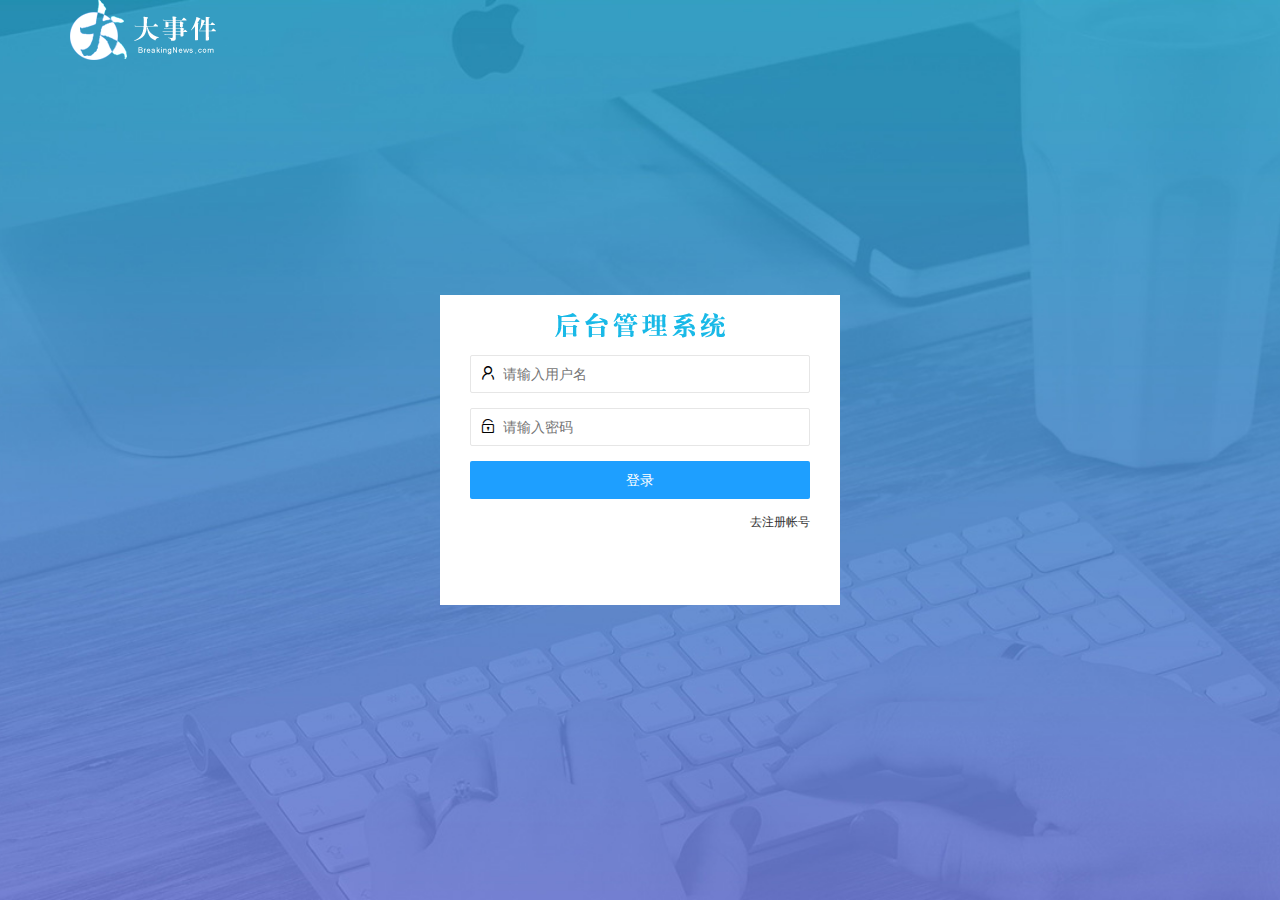
<file: login.html>
<!DOCTYPE html>
<html lang="en">
<head>
    <meta charset="UTF-8">
    <meta http-equiv="X-UA-Compatible" content="IE=edge">
    <meta name="viewport" content="width=device-width, initial-scale=1.0">
    <title>大事件-登录/注册</title>
    <!-- 导入layui的样式 -->
    <link rel="stylesheet" href="/assets/lib/layui/css/layui.css">
    <!-- 导入自己的样式 -->
    <link rel="stylesheet" href="/assets/css/login.css">
</head>
<body>
    <!-- 头部的log区域 -->
    <div class="layui-main">
        <img src="/assets/images/logo.png" alt=""/>
    </div>

    <!-- 登录注册区域 -->
     <div class="loginAndRegBox">
       <div class="title_box"></div>
       <!-- 登录的div -->
       <div class="login_box">
        <!-- 登录的表单 -->
        <form class="layui-form" id="form_login">
            <!-- 用户名 -->
            <div class="layui-form-item">
                <i class="layui-icon layui-icon-username"></i>
            <input type="text" name="username" required  lay-verify="required" placeholder="请输入用户名" autocomplete="off" class="layui-input">
              </div>
          
              <!-- 密码 -->
                <div class="layui-form-item">
                    <i class="layui-icon layui-icon-password"></i>
                <input type="password" name="password" required  lay-verify="required|pwd" placeholder="请输入密码" autocomplete="off" class="layui-input">
                  </div>

                <!-- 登录按钮 -->
                <div class="layui-form-item">
                    <!-- 注意表单提交按钮和普通按钮的区别，就是lay-submit属性 -->
                    <button class="layui-btn layui-btn-fluid layui-btn-normal" lay-submit lay-filter="formDemo">登录</button>
                    </div>
                    <!-- 去注册帐号 -->
                    <div class="layui-form-item links">
                        <a href="javascript:;"  id="link_reg">去注册帐号</a>
                    </div> 
        </form>
        
       </div>
       <!-- 注册的div -->
       <div class="reg_box">
        <!-- 注册的表单 -->
        <form class="layui-form" id=form_reg>
            <!-- 用户名 -->
            <div class="layui-form-item">
                <i class="layui-icon layui-icon-username"></i>
            <input type="text" name="username" required  lay-verify="required" placeholder="请输入用户名" autocomplete="off" class="layui-input">
              </div>
          
              <!-- 密码 -->
                <div class="layui-form-item">
                    <i class="layui-icon layui-icon-password"></i>
                <input type="password" name="password" required  lay-verify="required|pwd" placeholder="请输入密码" autocomplete="off" class="layui-input">
                  </div>
              <!-- 密码确认 -->
              <div class="layui-form-item">
                <i class="layui-icon layui-icon-password"></i>
            <input type="password" name="repassword" required  lay-verify="required|pwd|repwd" placeholder="再次确认密码" autocomplete="off" class="layui-input">
              </div>
                <!-- 注册按钮 -->
                <div class="layui-form-item">
                    <!-- 注意表单提交按钮和普通按钮的区别，就是lay-submit属性 -->
                    <button class="layui-btn layui-btn-fluid layui-btn-normal" lay-submit lay-filter="formDemo">注册</button>
                    </div>
                    <!-- 去注册帐号 -->
                    <div class="layui-form-item links">
                        <a href="javascript:;" id="link_login">去登录</a>
                    </div> 
        </form>
        
       </div>

     </div>
     <!-- 导入layui的JS文件 -->
     <script src="/assets/lib/layui/layui.all.js"></script>
     <!-- 导入jQuery -->
     <script src="/assets/lib/jquery.js"></script>
     <!-- 导入自己封装的 baseAPI.js-->
     <script src="/assets/js/baseAPI.js"></script>
     <!-- 导入自己的javaScript 脚本 -->
     <script src="/assets/js/login.js"></script>
</body>
</html>
</file>
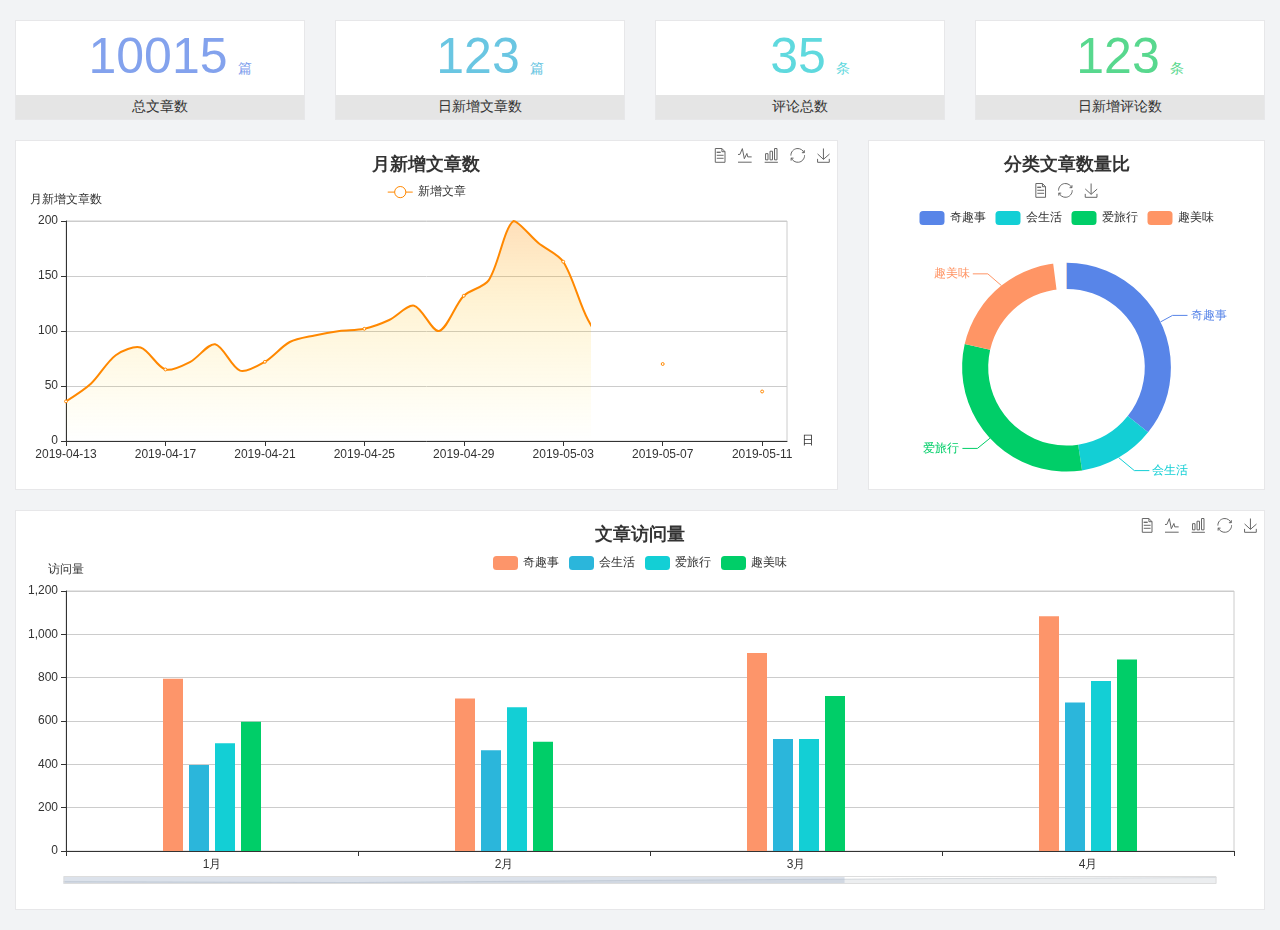
<file: home/dashboard.html>
<!DOCTYPE html>
<html lang="en">

<head>
  <meta charset="UTF-8">
  <meta name="viewport" content="width=device-width, initial-scale=1.0">
  <meta http-equiv="X-UA-Compatible" content="ie=edge">
  <title>图表统计</title>
  <link rel="stylesheet" href="../../assets/lib/bootstrap.css" />
  <link rel="stylesheet" href="../../assets/lib/main.css" />
  <script src="../../assets/lib/jquery.js"></script>
  <script type="text/javascript" src="../../assets/lib/echarts.min.js"></script>
</head>

<body>
  <div class="container-fluid">
    <div class="row spannel_list">
      <div class="col-sm-3 col-xs-6">
        <div class="spannel">
          <em>10015</em><span>篇</span>
          <b>总文章数</b>
        </div>
      </div>
      <div class="col-sm-3 col-xs-6">
        <div class="spannel scolor01">
          <em>123</em><span>篇</span>
          <b>日新增文章数</b>
        </div>
      </div>
      <div class="col-sm-3 col-xs-6">
        <div class="spannel scolor02">
          <em>35</em><span>条</span>
          <b>评论总数</b>
        </div>
      </div>
      <div class="col-sm-3 col-xs-6">
        <div class="spannel scolor03">
          <em>123</em><span>条</span>
          <b>日新增评论数</b>
        </div>
      </div>
    </div>
  </div>

  <div class="container-fluid">
    <div class="row curve-pie">
      <div class="col-lg-8 col-md-8">
        <div class="gragh_pannel" id="curve_show"></div>
      </div>
      <div class="col-lg-4 col-md-4">
        <div class="gragh_pannel" id="pie_show"></div>
      </div>
    </div>
  </div>

  <div class="container-fluid">
    <div class="column_pannel" id="column_show"></div>
  </div>

  <script>
    var oChart = echarts.init(document.getElementById('curve_show'));
    var aList_all = [
      { 'count': 36, 'date': '2019-04-13' },
      { 'count': 52, 'date': '2019-04-14' },
      { 'count': 78, 'date': '2019-04-15' },
      { 'count': 85, 'date': '2019-04-16' },
      { 'count': 65, 'date': '2019-04-17' },
      { 'count': 72, 'date': '2019-04-18' },
      { 'count': 88, 'date': '2019-04-19' },
      { 'count': 64, 'date': '2019-04-20' },
      { 'count': 72, 'date': '2019-04-21' },
      { 'count': 90, 'date': '2019-04-22' },
      { 'count': 96, 'date': '2019-04-23' },
      { 'count': 100, 'date': '2019-04-24' },
      { 'count': 102, 'date': '2019-04-25' },
      { 'count': 110, 'date': '2019-04-26' },
      { 'count': 123, 'date': '2019-04-27' },
      { 'count': 100, 'date': '2019-04-28' },
      { 'count': 132, 'date': '2019-04-29' },
      { 'count': 146, 'date': '2019-04-30' },
      { 'count': 200, 'date': '2019-05-01' },
      { 'count': 180, 'date': '2019-05-02' },
      { 'count': 163, 'date': '2019-05-03' },
      { 'count': 110, 'date': '2019-05-04' },
      { 'count': 80, 'date': '2019-05-05' },
      { 'count': 82, 'date': '2019-05-06' },
      { 'count': 70, 'date': '2019-05-07' },
      { 'count': 65, 'date': '2019-05-08' },
      { 'count': 54, 'date': '2019-05-09' },
      { 'count': 40, 'date': '2019-05-10' },
      { 'count': 45, 'date': '2019-05-11' },
      { 'count': 38, 'date': '2019-05-12' },
    ];

    let aCount = [];
    let aDate = [];

    for (var i = 0; i < aList_all.length; i++) {
      aCount.push(aList_all[i].count);
      aDate.push(aList_all[i].date);
    }

    var chartopt = {
      title: {
        text: '月新增文章数',
        left: 'center',
        top: '10'
      },
      tooltip: {
        trigger: 'axis'
      },
      legend: {
        data: ['新增文章'],
        top: '40'
      },
      toolbox: {
        show: true,
        feature: {
          mark: { show: true },
          dataView: { show: true, readOnly: false },
          magicType: { show: true, type: ['line', 'bar'] },
          restore: { show: true },
          saveAsImage: { show: true }
        }
      },
      calculable: true,
      xAxis: [
        {
          name: '日',
          type: 'category',
          boundaryGap: false,
          data: aDate
        }
      ],
      yAxis: [
        {
          name: '月新增文章数',
          type: 'value'
        }
      ],
      series: [
        {
          name: '新增文章',
          type: 'line',
          smooth: true,
          itemStyle: { normal: { areaStyle: { type: 'default' }, color: '#f80' }, lineStyle: { color: '#f80' } },
          data: aCount
        }],
      areaStyle: {
        normal: {
          color: new echarts.graphic.LinearGradient(0, 0, 0, 1, [{
            offset: 0,
            color: 'rgba(255,136,0,0.39)'
          }, {
            offset: .34,
            color: 'rgba(255,180,0,0.25)'
          }, {
            offset: 1,
            color: 'rgba(255,222,0,0.00)'
          }])

        }
      },
      grid: {
        show: true,
        x: 50,
        x2: 50,
        y: 80,
        height: 220
      }
    };

    oChart.setOption(chartopt);


    var oPie = echarts.init(document.getElementById('pie_show'));
    var oPieopt =
    {
      title: {
        top: 10,
        text: '分类文章数量比',
        x: 'center'
      },
      tooltip: {
        trigger: 'item',
        formatter: "{a} <br/>{b} : {c} ({d}%)"
      },
      color: ['#5885e8', '#13cfd5', '#00ce68', '#ff9565'],
      legend: {
        x: 'center',
        top: 65,
        data: ['奇趣事', '会生活', '爱旅行', '趣美味']
      },
      toolbox: {
        show: true,
        x: 'center',
        top: 35,
        feature: {
          mark: { show: true },
          dataView: { show: true, readOnly: false },
          magicType: {
            show: true,
            type: ['pie', 'funnel'],
            option: {
              funnel: {
                x: '25%',
                width: '50%',
                funnelAlign: 'left',
                max: 1548
              }
            }
          },
          restore: { show: true },
          saveAsImage: { show: true }
        }
      },
      calculable: true,
      series: [
        {
          name: '访问来源',
          type: 'pie',
          radius: ['45%', '60%'],
          center: ['50%', '65%'],
          data: [
            { value: 300, name: '奇趣事' },
            { value: 100, name: '会生活' },
            { value: 260, name: '爱旅行' },
            { value: 180, name: '趣美味' }
          ]
        }
      ]
    };
    oPie.setOption(oPieopt);



    var oColumn = this.echarts.init(document.getElementById('column_show'));
    var oColumnopt =
    {
      title: {
        text: '文章访问量',
        left: 'center',
        top: '10'
      },
      tooltip: {
        trigger: 'axis'
      },
      legend: {
        data: ['奇趣事', '会生活', '爱旅行', '趣美味'],
        top: '40'
      },
      toolbox: {
        show: true,
        feature: {
          mark: { show: true },
          dataView: { show: true, readOnly: false },
          magicType: { show: true, type: ['line', 'bar'] },
          restore: { show: true },
          saveAsImage: { show: true }
        }
      },
      calculable: true,
      xAxis: [
        {
          type: 'category',
          data: ['1月', '2月', '3月', '4月', '5月']
        }
      ],
      yAxis: [
        {
          name: '访问量',
          type: 'value'
        }
      ],
      series: [
        {
          name: '奇趣事',
          type: 'bar',
          barWidth: 20,
          itemStyle: {
            normal: { areaStyle: { type: 'default' }, color: '#fd956a' }
          },
          data: [800, 708, 920, 1090, 1200]
        },
        {
          name: '会生活',
          type: 'bar',
          barWidth: 20,
          itemStyle: {
            normal: { areaStyle: { type: 'default' }, color: '#2bb6db' }
          },
          data: [400, 468, 520, 690, 800]
        },
        {
          name: '爱旅行',
          type: 'bar',
          barWidth: 20,
          itemStyle: {
            normal: { areaStyle: { type: 'default' }, color: '#13cfd5' }
          },
          data: [500, 668, 520, 790, 900]
        },
        {
          name: '趣美味',
          type: 'bar',
          barWidth: 20,
          itemStyle: {
            normal: { areaStyle: { type: 'default' }, color: '#00ce68' }
          },
          data: [600, 508, 720, 890, 1000]
        }
      ],
      grid: {
        show: true,
        x: 50,
        x2: 30,
        y: 80,
        height: 260
      },
      dataZoom: [//给x轴设置滚动条
        {
          start: 0,//默认为0
          end: 100 - 1000 / 31,//默认为100
          type: 'slider',
          show: true,
          xAxisIndex: [0],
          handleSize: 0,//滑动条的 左右2个滑动条的大小
          height: 8,//组件高度
          left: 45, //左边的距离
          right: 50,//右边的距离
          bottom: 26,//右边的距离
          handleColor: '#ddd',//h滑动图标的颜色
          handleStyle: {
            borderColor: "#cacaca",
            borderWidth: "1",
            shadowBlur: 2,
            background: "#ddd",
            shadowColor: "#ddd",
          }
        }]
    };
    oColumn.setOption(oColumnopt);
  </script>
</body>

</html>
</file>
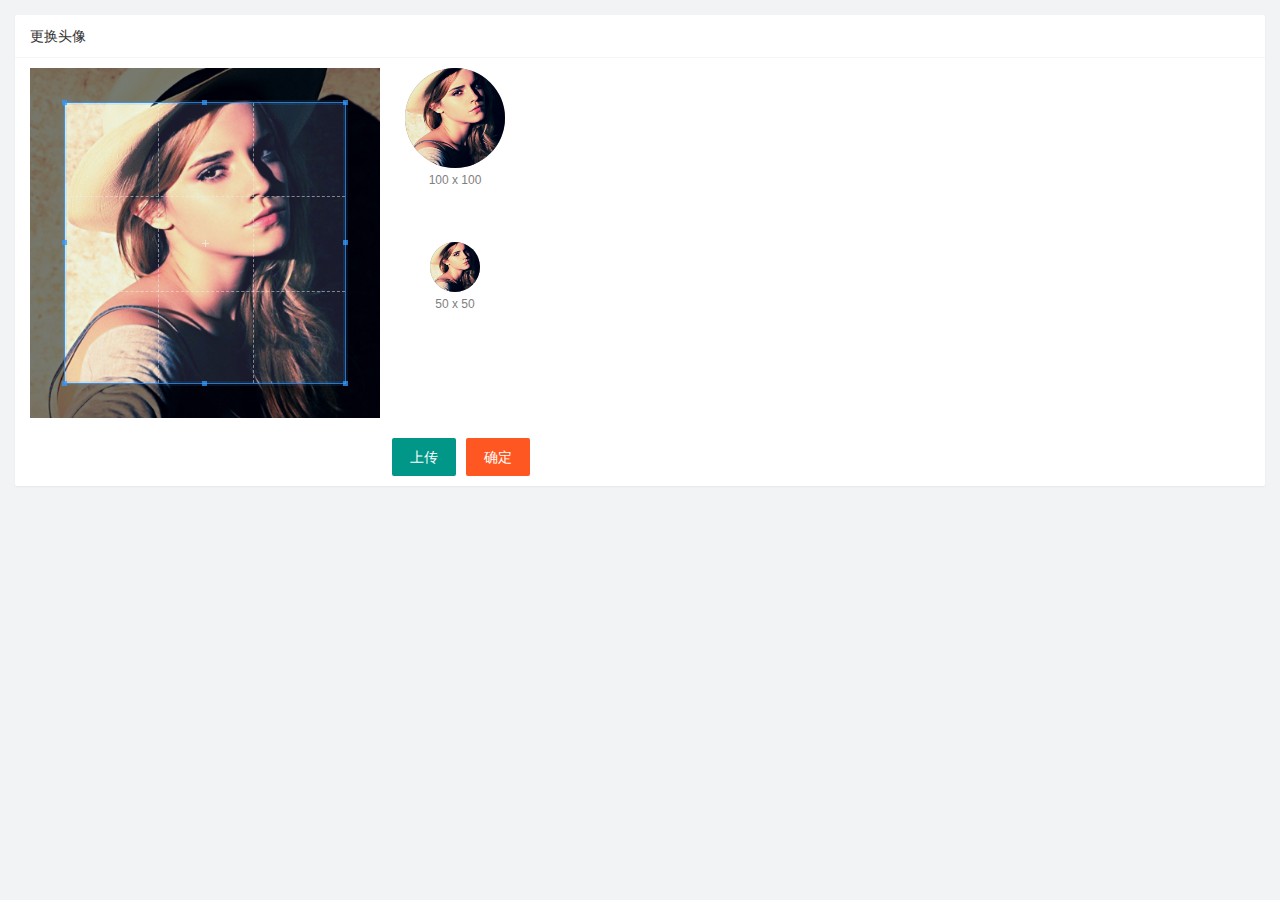
<file: user/user_avatar.html>
<!DOCTYPE html>
<html lang="en">
<head>
    <meta charset="UTF-8">
    <meta http-equiv="X-UA-Compatible" content="IE=edge">
    <meta name="viewport" content="width=device-width, initial-scale=1.0">
    <title>Document</title>
    <link rel="stylesheet" href="/assets/lib/layui/css/layui.css" />
    <link rel="stylesheet" href="/assets/lib/cropper/cropper.css">
    <link rel="stylesheet" href="/assets/css/user/user_avatar.css" />
    
</head>
<body>
     <!-- 卡片区域 -->
     <div class="layui-card">
        <div class="layui-card-header">更换头像</div>
        <div class="layui-card-body">
           <!-- 第一行的图片裁剪和预览区域 -->
  <div class="row1">
    <!-- 图片裁剪区域 -->
    <div class="cropper-box">
      <!-- 这个 img 标签很重要，将来会把它初始化为裁剪区域 -->
      <img id="image" src="/assets/images/sample.jpg" />
    </div>
    <!-- 图片的预览区域 -->
    <div class="preview-box">
      <div>
        <!-- 宽高为 100px 的预览区域 -->
        <div class="img-preview w100"></div>
        <p class="size">100 x 100</p>
      </div>
      <div>
        <!-- 宽高为 50px 的预览区域 -->
        <div class="img-preview w50"></div>
        <p class="size">50 x 50</p>
      </div>
    </div>
  </div>

  <!-- 第二行的按钮区域 -->
  <div class="row2">
    <!-- 通过 accept 属性， 可以指定，允许用户选择什么类型的文件 -->
    <input type="file" id="file" accept="image/png,image/jpeg">
    <button type="button" class="layui-btn" id="btnChooseImage">上传</button>
    <button type="button" class="layui-btn layui-btn-danger" id="btnUpload">确定</button>
  </div>
        </div>
      </div>

<script src="/assets/lib/layui/layui.all.js"></script>
<script src="/assets/lib/jquery.js"></script>
<script src="/assets/lib/cropper/Cropper.js"></script>
<script src="/assets/lib/cropper/jquery-cropper.js"></script>
<script src="/assets/js/baseAPI.js"></script>
<script src="/assets/js/user/user_avatar.js"></script>
</body>
</html>
</file>
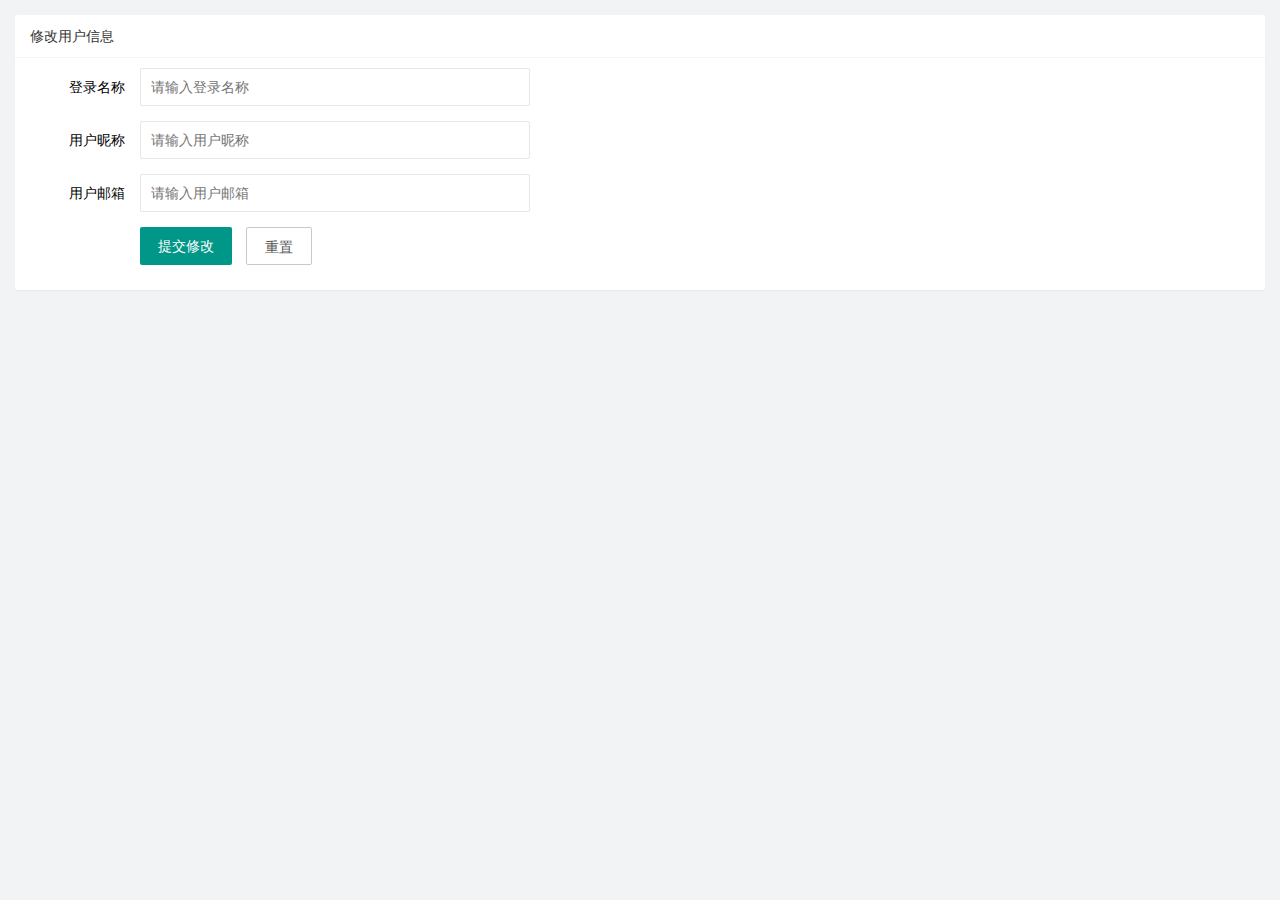
<file: user/user_info.html>
<!DOCTYPE html>
<html lang="en">
<head>
    <meta charset="UTF-8">
    <meta http-equiv="X-UA-Compatible" content="IE=edge">
    <meta name="viewport" content="width=device-width, initial-scale=1.0">
    <title>Document</title>
    <!-- 导入layui 的样式 -->
    <link rel="stylesheet" href="/assets/lib/layui/css/layui.css">
    <!-- 导入自己的样式 -->
    <link rel="stylesheet" href="/assets/css/user/user_info.css">
</head>
 <!-- 卡片区域 -->
 <div class="layui-card">
    <div class="layui-card-header">修改用户信息</div>
    <div class="layui-card-body">
      <!-- form 表单区域 -->
      <form class="layui-form"  lay-filter="formUserInfo">
         <!-- 这是隐藏域 -->
  <input type="hidden" name="id" value="" />
        <div class="layui-form-item">
          <label class="layui-form-label">登录名称</label>
          <div class="layui-input-block">
            <input type="text" name="username" required lay-verify="required" placeholder="请输入登录名称" autocomplete="off" class="layui-input" readonly />
          </div>
        </div>
        <div class="layui-form-item">
          <label class="layui-form-label">用户昵称</label>
          <div class="layui-input-block">
            <input type="text" name="nickname" required lay-verify="required|nickname" placeholder="请输入用户昵称" autocomplete="off" class="layui-input" />
          </div>
        </div>
        <div class="layui-form-item">
          <label class="layui-form-label">用户邮箱</label>
          <div class="layui-input-block">
            <input type="text" name="email" required lay-verify="required|email" placeholder="请输入用户邮箱" autocomplete="off" class="layui-input" />
          </div>
        </div>
        <div class="layui-form-item">
          <div class="layui-input-block">
            <button class="layui-btn" lay-submit lay-filter="formDemo">提交修改</button>
            <button type="reset" class="layui-btn layui-btn-primary" id="btnReset">重置</button>
          </div>
        </div>
      </form>
    </div>
  </div>

  <!--导入layui 的js  -->
  <script src="/assets/lib/layui/layui.all.js"></script>
  <!--导入jquery.js  -->
  <script src="/assets/lib/jquery.js"></script>
  <!--  -->
  <script src="/assets/js/baseAPI.js"></script>
  <!--导入自己的js  -->
  <script src="/assets/js/user/user_info.js"></script>
</body>
</html>
</file>
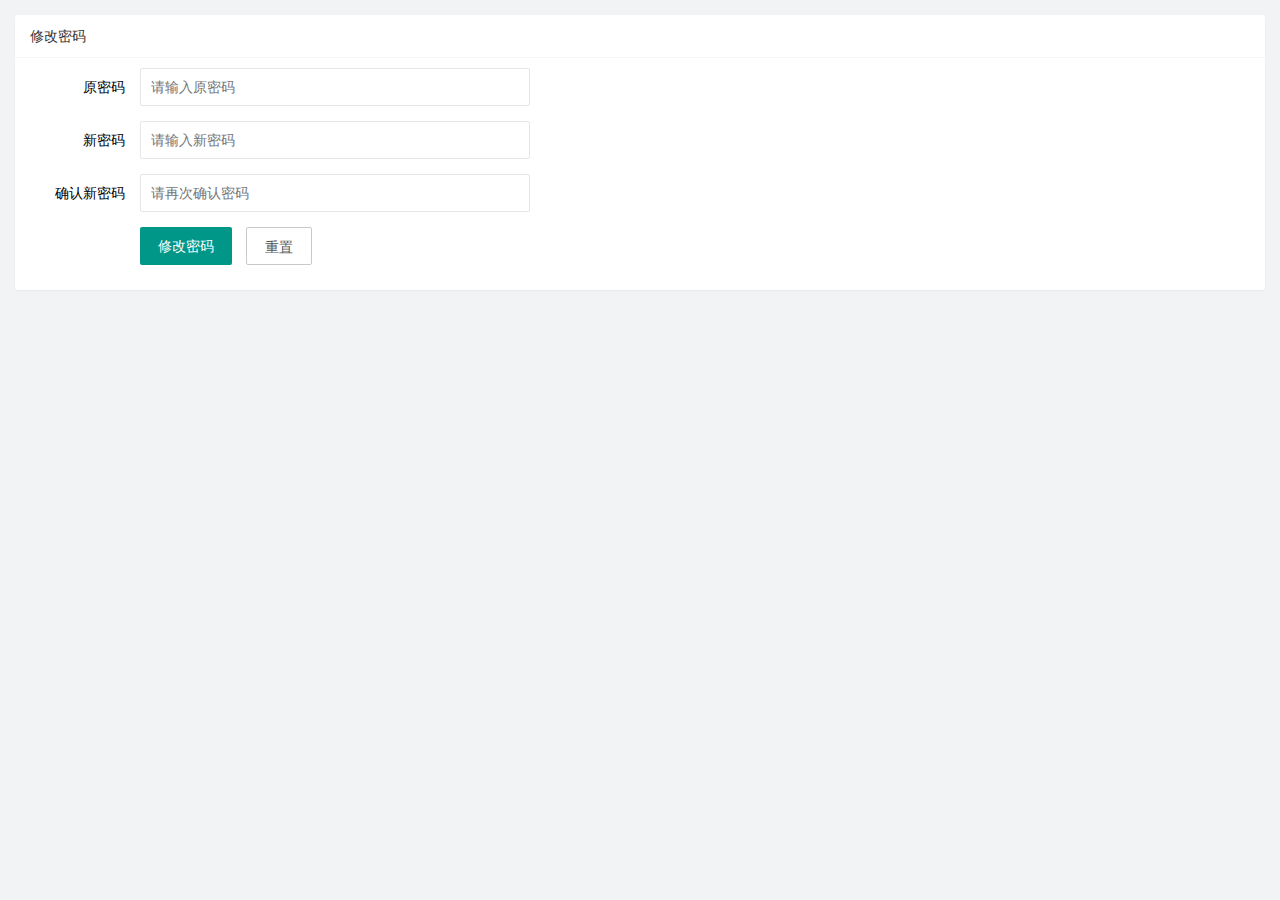
<file: user/user_pwd.html>
<!DOCTYPE html>
<html lang="en">
<head>
    <meta charset="UTF-8">
    <meta http-equiv="X-UA-Compatible" content="IE=edge">
    <meta name="viewport" content="width=device-width, initial-scale=1.0">
    <title>Document</title>
    <link rel="stylesheet" href="/assets/lib/layui/css/layui.css">
    <link rel="stylesheet" href="/assets/css/user/user_pwd.css">
</head>
<body>
    
     <!-- 卡片区域 -->
     <div class="layui-card">
        <div class="layui-card-header">修改密码</div>
        <div class="layui-card-body">
          <form class="layui-form">
            <div class="layui-form-item">
              <label class="layui-form-label">原密码</label>
              <div class="layui-input-block">
                <input type="password" name="oldPwd" required lay-verify="required|pwd" placeholder="请输入原密码" autocomplete="off" class="layui-input" />
              </div>
            </div>
            <div class="layui-form-item">
              <label class="layui-form-label">新密码</label>
              <div class="layui-input-block">
                <input type="password" name="newPwd" required lay-verify="required|pwd|samePwd" placeholder="请输入新密码" autocomplete="off" class="layui-input" />
              </div>
            </div>
            <div class="layui-form-item">
              <label class="layui-form-label">确认新密码</label>
              <div class="layui-input-block">
                <input type="password" name="rePwd" required lay-verify="required|pwd|rePwd" placeholder="请再次确认密码" autocomplete="off" class="layui-input" />
              </div>
            </div>
            <div class="layui-form-item">
              <div class="layui-input-block">
                <button class="layui-btn" lay-submit lay-filter="formDemo">修改密码</button>
                <button type="reset" class="layui-btn layui-btn-primary">重置</button>
              </div>
            </div>
          </form>
        </div>
      </div>
         <!-- 导入 layui 的 js -->
      <script src="/assets/lib/layui/layui.all.js"></script>
      <!-- 导入 jQuery -->
      <script src="/assets/lib/jquery.js"></script>
      <!-- 导入 baseAPI -->
      <script src="/assets/js/baseAPI.js"></script>
      <!-- 导入自己的 js -->
      <script src="/assets/js/user/user_pwd.js"></script>
</body>
</html>
</file>
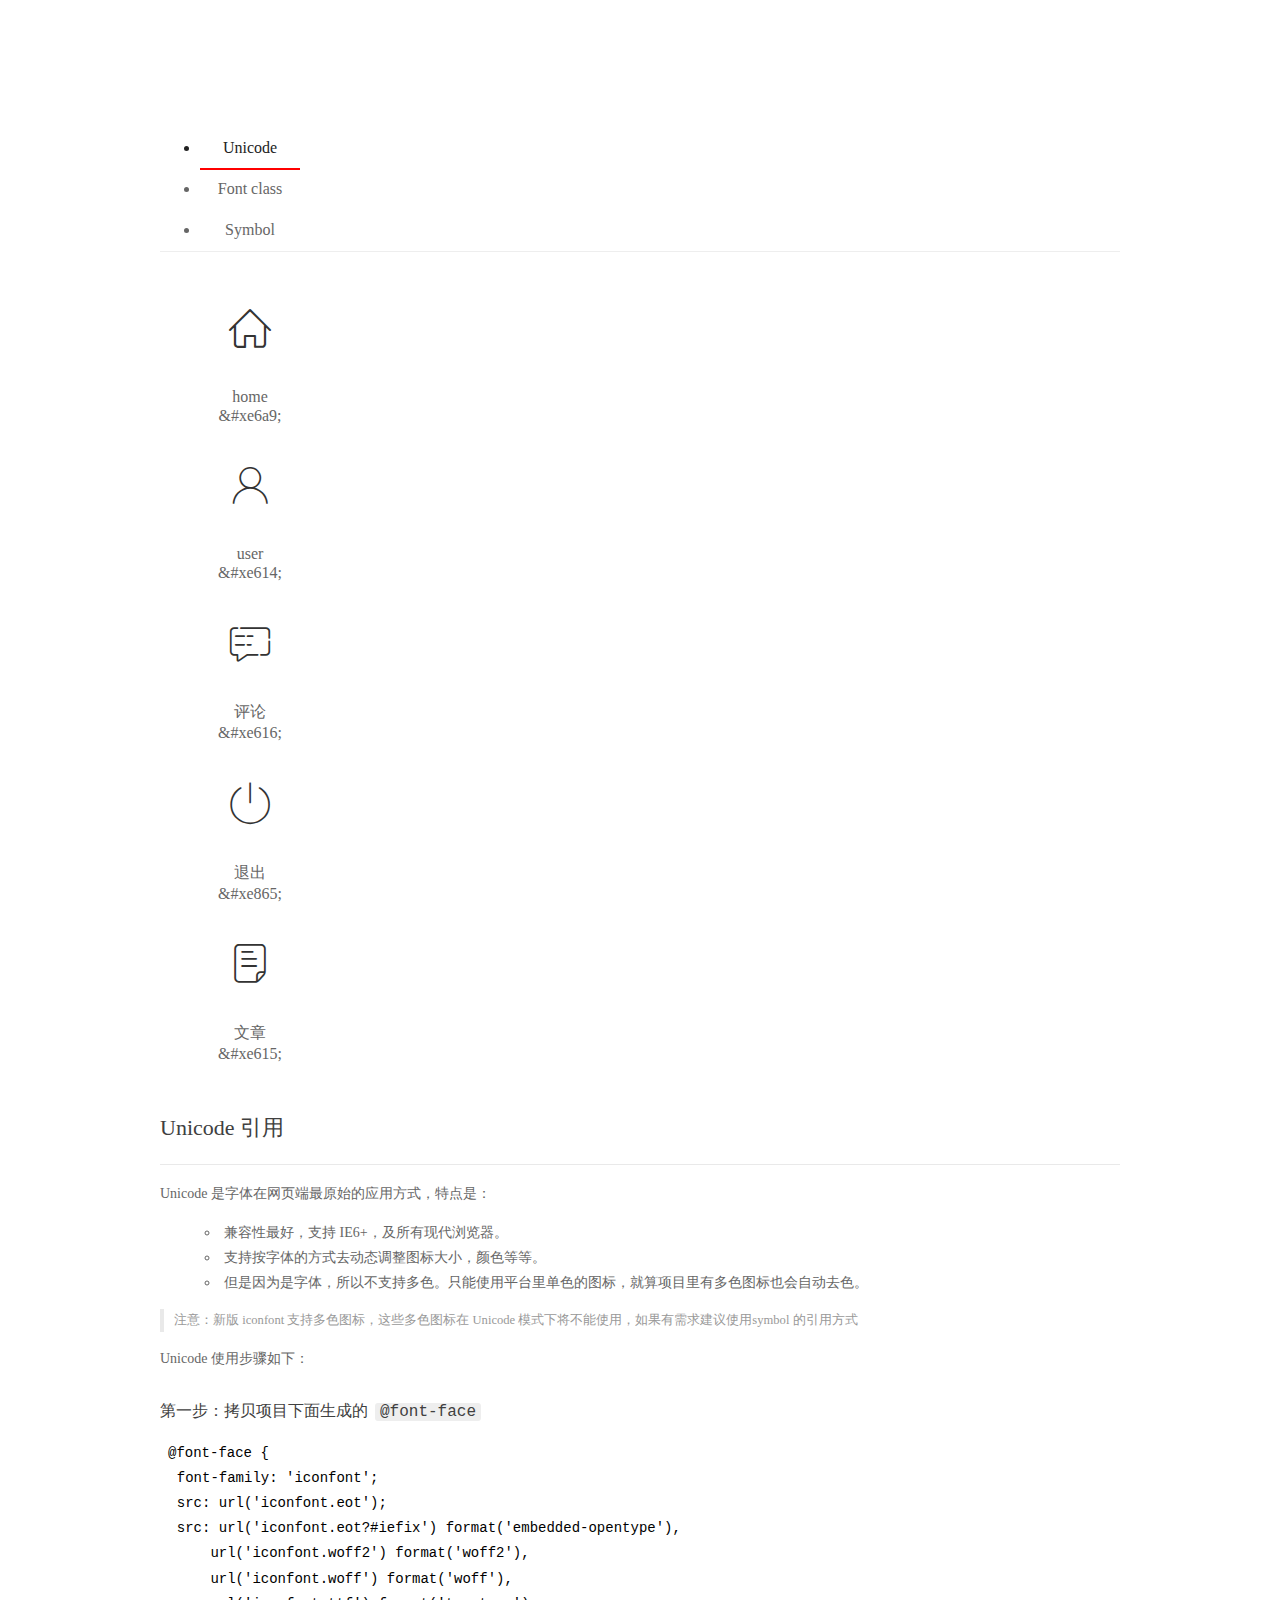
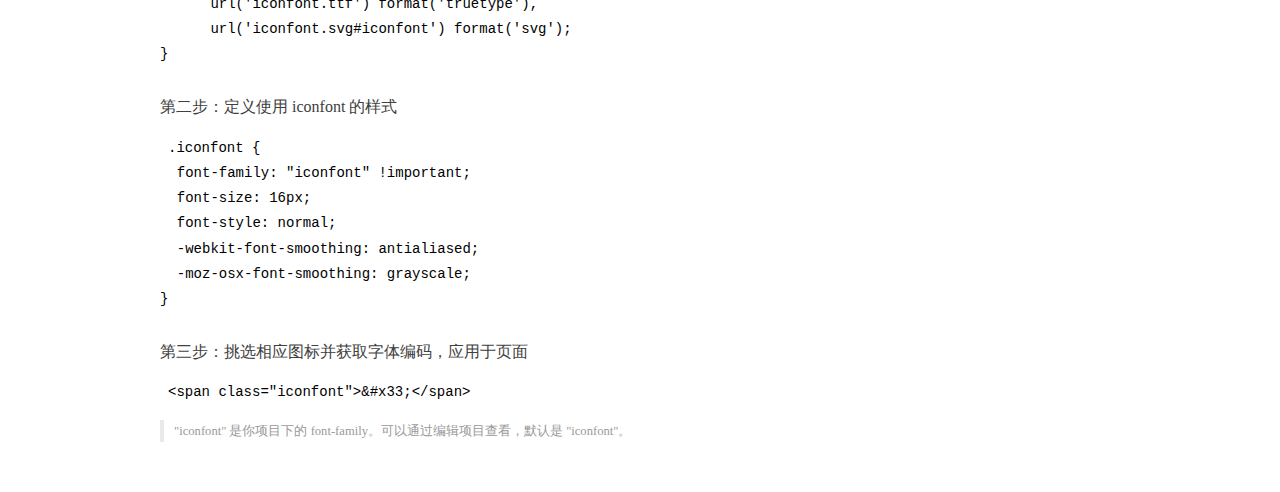
<file: assets/fonts/demo_index.html>
<!DOCTYPE html>
<html>
<head>
  <meta charset="utf-8"/>
  <title>IconFont Demo</title>
  <link rel="shortcut icon" href="https://gtms04.alicdn.com/tps/i4/TB1_oz6GVXXXXaFXpXXJDFnIXXX-64-64.ico" type="image/x-icon"/>
  <link rel="stylesheet" href="https://g.alicdn.com/thx/cube/1.3.2/cube.min.css">
  <link rel="stylesheet" href="demo.css">
  <link rel="stylesheet" href="iconfont.css">
  <script src="iconfont.js"></script>
  <!-- jQuery -->
  <script src="https://a1.alicdn.com/oss/uploads/2018/12/26/7bfddb60-08e8-11e9-9b04-53e73bb6408b.js"></script>
  <!-- 代码高亮 -->
  <script src="https://a1.alicdn.com/oss/uploads/2018/12/26/a3f714d0-08e6-11e9-8a15-ebf944d7534c.js"></script>
</head>
<body>
  <div class="main">
    <h1 class="logo"><a href="https://www.iconfont.cn/" title="iconfont 首页" target="_blank">&#xe86b;</a></h1>
    <div class="nav-tabs">
      <ul id="tabs" class="dib-box">
        <li class="dib active"><span>Unicode</span></li>
        <li class="dib"><span>Font class</span></li>
        <li class="dib"><span>Symbol</span></li>
      </ul>
      
    </div>
    <div class="tab-container">
      <div class="content unicode" style="display: block;">
          <ul class="icon_lists dib-box">
          
            <li class="dib">
              <span class="icon iconfont">&#xe6a9;</span>
                <div class="name">home</div>
                <div class="code-name">&amp;#xe6a9;</div>
              </li>
          
            <li class="dib">
              <span class="icon iconfont">&#xe614;</span>
                <div class="name">user</div>
                <div class="code-name">&amp;#xe614;</div>
              </li>
          
            <li class="dib">
              <span class="icon iconfont">&#xe616;</span>
                <div class="name">评论</div>
                <div class="code-name">&amp;#xe616;</div>
              </li>
          
            <li class="dib">
              <span class="icon iconfont">&#xe865;</span>
                <div class="name">退出</div>
                <div class="code-name">&amp;#xe865;</div>
              </li>
          
            <li class="dib">
              <span class="icon iconfont">&#xe615;</span>
                <div class="name">文章</div>
                <div class="code-name">&amp;#xe615;</div>
              </li>
          
          </ul>
          <div class="article markdown">
          <h2 id="unicode-">Unicode 引用</h2>
          <hr>

          <p>Unicode 是字体在网页端最原始的应用方式，特点是：</p>
          <ul>
            <li>兼容性最好，支持 IE6+，及所有现代浏览器。</li>
            <li>支持按字体的方式去动态调整图标大小，颜色等等。</li>
            <li>但是因为是字体，所以不支持多色。只能使用平台里单色的图标，就算项目里有多色图标也会自动去色。</li>
          </ul>
          <blockquote>
            <p>注意：新版 iconfont 支持多色图标，这些多色图标在 Unicode 模式下将不能使用，如果有需求建议使用symbol 的引用方式</p>
          </blockquote>
          <p>Unicode 使用步骤如下：</p>
          <h3 id="-font-face">第一步：拷贝项目下面生成的 <code>@font-face</code></h3>
<pre><code class="language-css"
>@font-face {
  font-family: 'iconfont';
  src: url('iconfont.eot');
  src: url('iconfont.eot?#iefix') format('embedded-opentype'),
      url('iconfont.woff2') format('woff2'),
      url('iconfont.woff') format('woff'),
      url('iconfont.ttf') format('truetype'),
      url('iconfont.svg#iconfont') format('svg');
}
</code></pre>
          <h3 id="-iconfont-">第二步：定义使用 iconfont 的样式</h3>
<pre><code class="language-css"
>.iconfont {
  font-family: "iconfont" !important;
  font-size: 16px;
  font-style: normal;
  -webkit-font-smoothing: antialiased;
  -moz-osx-font-smoothing: grayscale;
}
</code></pre>
          <h3 id="-">第三步：挑选相应图标并获取字体编码，应用于页面</h3>
<pre>
<code class="language-html"
>&lt;span class="iconfont"&gt;&amp;#x33;&lt;/span&gt;
</code></pre>
          <blockquote>
            <p>"iconfont" 是你项目下的 font-family。可以通过编辑项目查看，默认是 "iconfont"。</p>
          </blockquote>
          </div>
      </div>
      <div class="content font-class">
        <ul class="icon_lists dib-box">
          
          <li class="dib">
            <span class="icon iconfont icon-home"></span>
            <div class="name">
              home
            </div>
            <div class="code-name">.icon-home
            </div>
          </li>
          
          <li class="dib">
            <span class="icon iconfont icon-user"></span>
            <div class="name">
              user
            </div>
            <div class="code-name">.icon-user
            </div>
          </li>
          
          <li class="dib">
            <span class="icon iconfont icon-pinglun"></span>
            <div class="name">
              评论
            </div>
            <div class="code-name">.icon-pinglun
            </div>
          </li>
          
          <li class="dib">
            <span class="icon iconfont icon-tuichu"></span>
            <div class="name">
              退出
            </div>
            <div class="code-name">.icon-tuichu
            </div>
          </li>
          
          <li class="dib">
            <span class="icon iconfont icon-16"></span>
            <div class="name">
              文章
            </div>
            <div class="code-name">.icon-16
            </div>
          </li>
          
        </ul>
        <div class="article markdown">
        <h2 id="font-class-">font-class 引用</h2>
        <hr>

        <p>font-class 是 Unicode 使用方式的一种变种，主要是解决 Unicode 书写不直观，语意不明确的问题。</p>
        <p>与 Unicode 使用方式相比，具有如下特点：</p>
        <ul>
          <li>兼容性良好，支持 IE8+，及所有现代浏览器。</li>
          <li>相比于 Unicode 语意明确，书写更直观。可以很容易分辨这个 icon 是什么。</li>
          <li>因为使用 class 来定义图标，所以当要替换图标时，只需要修改 class 里面的 Unicode 引用。</li>
          <li>不过因为本质上还是使用的字体，所以多色图标还是不支持的。</li>
        </ul>
        <p>使用步骤如下：</p>
        <h3 id="-fontclass-">第一步：引入项目下面生成的 fontclass 代码：</h3>
<pre><code class="language-html">&lt;link rel="stylesheet" href="./iconfont.css"&gt;
</code></pre>
        <h3 id="-">第二步：挑选相应图标并获取类名，应用于页面：</h3>
<pre><code class="language-html">&lt;span class="iconfont icon-xxx"&gt;&lt;/span&gt;
</code></pre>
        <blockquote>
          <p>"
            iconfont" 是你项目下的 font-family。可以通过编辑项目查看，默认是 "iconfont"。</p>
        </blockquote>
      </div>
      </div>
      <div class="content symbol">
          <ul class="icon_lists dib-box">
          
            <li class="dib">
                <svg class="icon svg-icon" aria-hidden="true">
                  <use xlink:href="#icon-home"></use>
                </svg>
                <div class="name">home</div>
                <div class="code-name">#icon-home</div>
            </li>
          
            <li class="dib">
                <svg class="icon svg-icon" aria-hidden="true">
                  <use xlink:href="#icon-user"></use>
                </svg>
                <div class="name">user</div>
                <div class="code-name">#icon-user</div>
            </li>
          
            <li class="dib">
                <svg class="icon svg-icon" aria-hidden="true">
                  <use xlink:href="#icon-pinglun"></use>
                </svg>
                <div class="name">评论</div>
                <div class="code-name">#icon-pinglun</div>
            </li>
          
            <li class="dib">
                <svg class="icon svg-icon" aria-hidden="true">
                  <use xlink:href="#icon-tuichu"></use>
                </svg>
                <div class="name">退出</div>
                <div class="code-name">#icon-tuichu</div>
            </li>
          
            <li class="dib">
                <svg class="icon svg-icon" aria-hidden="true">
                  <use xlink:href="#icon-16"></use>
                </svg>
                <div class="name">文章</div>
                <div class="code-name">#icon-16</div>
            </li>
          
          </ul>
          <div class="article markdown">
          <h2 id="symbol-">Symbol 引用</h2>
          <hr>

          <p>这是一种全新的使用方式，应该说这才是未来的主流，也是平台目前推荐的用法。相关介绍可以参考这篇<a href="">文章</a>
            这种用法其实是做了一个 SVG 的集合，与另外两种相比具有如下特点：</p>
          <ul>
            <li>支持多色图标了，不再受单色限制。</li>
            <li>通过一些技巧，支持像字体那样，通过 <code>font-size</code>, <code>color</code> 来调整样式。</li>
            <li>兼容性较差，支持 IE9+，及现代浏览器。</li>
            <li>浏览器渲染 SVG 的性能一般，还不如 png。</li>
          </ul>
          <p>使用步骤如下：</p>
          <h3 id="-symbol-">第一步：引入项目下面生成的 symbol 代码：</h3>
<pre><code class="language-html">&lt;script src="./iconfont.js"&gt;&lt;/script&gt;
</code></pre>
          <h3 id="-css-">第二步：加入通用 CSS 代码（引入一次就行）：</h3>
<pre><code class="language-html">&lt;style&gt;
.icon {
  width: 1em;
  height: 1em;
  vertical-align: -0.15em;
  fill: currentColor;
  overflow: hidden;
}
&lt;/style&gt;
</code></pre>
          <h3 id="-">第三步：挑选相应图标并获取类名，应用于页面：</h3>
<pre><code class="language-html">&lt;svg class="icon" aria-hidden="true"&gt;
  &lt;use xlink:href="#icon-xxx"&gt;&lt;/use&gt;
&lt;/svg&gt;
</code></pre>
          </div>
      </div>

    </div>
  </div>
  <script>
  $(document).ready(function () {
      $('.tab-container .content:first').show()

      $('#tabs li').click(function (e) {
        var tabContent = $('.tab-container .content')
        var index = $(this).index()

        if ($(this).hasClass('active')) {
          return
        } else {
          $('#tabs li').removeClass('active')
          $(this).addClass('active')

          tabContent.hide().eq(index).fadeIn()
        }
      })
    })
  </script>
</body>
</html>
</file>
<file: assets/lib/layui/css/layui.css>
/** layui-v2.5.5 MIT License By https://www.layui.com */
 .layui-inline,img{display:inline-block;vertical-align:middle}h1,h2,h3,h4,h5,h6{font-weight:400}.layui-edge,.layui-header,.layui-inline,.layui-main{position:relative}.layui-body,.layui-edge,.layui-elip{overflow:hidden}.layui-btn,.layui-edge,.layui-inline,img{vertical-align:middle}.layui-btn,.layui-disabled,.layui-icon,.layui-unselect{-moz-user-select:none;-webkit-user-select:none;-ms-user-select:none}.layui-elip,.layui-form-checkbox span,.layui-form-pane .layui-form-label{text-overflow:ellipsis;white-space:nowrap}.layui-breadcrumb,.layui-tree-btnGroup{visibility:hidden}blockquote,body,button,dd,div,dl,dt,form,h1,h2,h3,h4,h5,h6,input,li,ol,p,pre,td,textarea,th,ul{margin:0;padding:0;-webkit-tap-highlight-color:rgba(0,0,0,0)}a:active,a:hover{outline:0}img{border:none}li{list-style:none}table{border-collapse:collapse;border-spacing:0}h4,h5,h6{font-size:100%}button,input,optgroup,option,select,textarea{font-family:inherit;font-size:inherit;font-style:inherit;font-weight:inherit;outline:0}pre{white-space:pre-wrap;white-space:-moz-pre-wrap;white-space:-pre-wrap;white-space:-o-pre-wrap;word-wrap:break-word}body{line-height:24px;font:14px Helvetica Neue,Helvetica,PingFang SC,Tahoma,Arial,sans-serif}hr{height:1px;margin:10px 0;border:0;clear:both}a{color:#333;text-decoration:none}a:hover{color:#777}a cite{font-style:normal;*cursor:pointer}.layui-border-box,.layui-border-box *{box-sizing:border-box}.layui-box,.layui-box *{box-sizing:content-box}.layui-clear{clear:both;*zoom:1}.layui-clear:after{content:'\20';clear:both;*zoom:1;display:block;height:0}.layui-inline{*display:inline;*zoom:1}.layui-edge{display:inline-block;width:0;height:0;border-width:6px;border-style:dashed;border-color:transparent}.layui-edge-top{top:-4px;border-bottom-color:#999;border-bottom-style:solid}.layui-edge-right{border-left-color:#999;border-left-style:solid}.layui-edge-bottom{top:2px;border-top-color:#999;border-top-style:solid}.layui-edge-left{border-right-color:#999;border-right-style:solid}.layui-disabled,.layui-disabled:hover{color:#d2d2d2!important;cursor:not-allowed!important}.layui-circle{border-radius:100%}.layui-show{display:block!important}.layui-hide{display:none!important}@font-face{font-family:layui-icon;src:url(../font/iconfont.eot?v=250);src:url(../font/iconfont.eot?v=250#iefix) format('embedded-opentype'),url(../font/iconfont.woff2?v=250) format('woff2'),url(../font/iconfont.woff?v=250) format('woff'),url(../font/iconfont.ttf?v=250) format('truetype'),url(../font/iconfont.svg?v=250#layui-icon) format('svg')}.layui-icon{font-family:layui-icon!important;font-size:16px;font-style:normal;-webkit-font-smoothing:antialiased;-moz-osx-font-smoothing:grayscale}.layui-icon-reply-fill:before{content:"\e611"}.layui-icon-set-fill:before{content:"\e614"}.layui-icon-menu-fill:before{content:"\e60f"}.layui-icon-search:before{content:"\e615"}.layui-icon-share:before{content:"\e641"}.layui-icon-set-sm:before{content:"\e620"}.layui-icon-engine:before{content:"\e628"}.layui-icon-close:before{content:"\1006"}.layui-icon-close-fill:before{content:"\1007"}.layui-icon-chart-screen:before{content:"\e629"}.layui-icon-star:before{content:"\e600"}.layui-icon-circle-dot:before{content:"\e617"}.layui-icon-chat:before{content:"\e606"}.layui-icon-release:before{content:"\e609"}.layui-icon-list:before{content:"\e60a"}.layui-icon-chart:before{content:"\e62c"}.layui-icon-ok-circle:before{content:"\1005"}.layui-icon-layim-theme:before{content:"\e61b"}.layui-icon-table:before{content:"\e62d"}.layui-icon-right:before{content:"\e602"}.layui-icon-left:before{content:"\e603"}.layui-icon-cart-simple:before{content:"\e698"}.layui-icon-face-cry:before{content:"\e69c"}.layui-icon-face-smile:before{content:"\e6af"}.layui-icon-survey:before{content:"\e6b2"}.layui-icon-tree:before{content:"\e62e"}.layui-icon-upload-circle:before{content:"\e62f"}.layui-icon-add-circle:before{content:"\e61f"}.layui-icon-download-circle:before{content:"\e601"}.layui-icon-templeate-1:before{content:"\e630"}.layui-icon-util:before{content:"\e631"}.layui-icon-face-surprised:before{content:"\e664"}.layui-icon-edit:before{content:"\e642"}.layui-icon-speaker:before{content:"\e645"}.layui-icon-down:before{content:"\e61a"}.layui-icon-file:before{content:"\e621"}.layui-icon-layouts:before{content:"\e632"}.layui-icon-rate-half:before{content:"\e6c9"}.layui-icon-add-circle-fine:before{content:"\e608"}.layui-icon-prev-circle:before{content:"\e633"}.layui-icon-read:before{content:"\e705"}.layui-icon-404:before{content:"\e61c"}.layui-icon-carousel:before{content:"\e634"}.layui-icon-help:before{content:"\e607"}.layui-icon-code-circle:before{content:"\e635"}.layui-icon-water:before{content:"\e636"}.layui-icon-username:before{content:"\e66f"}.layui-icon-find-fill:before{content:"\e670"}.layui-icon-about:before{content:"\e60b"}.layui-icon-location:before{content:"\e715"}.layui-icon-up:before{content:"\e619"}.layui-icon-pause:before{content:"\e651"}.layui-icon-date:before{content:"\e637"}.layui-icon-layim-uploadfile:before{content:"\e61d"}.layui-icon-delete:before{content:"\e640"}.layui-icon-play:before{content:"\e652"}.layui-icon-top:before{content:"\e604"}.layui-icon-friends:before{content:"\e612"}.layui-icon-refresh-3:before{content:"\e9aa"}.layui-icon-ok:before{content:"\e605"}.layui-icon-layer:before{content:"\e638"}.layui-icon-face-smile-fine:before{content:"\e60c"}.layui-icon-dollar:before{content:"\e659"}.layui-icon-group:before{content:"\e613"}.layui-icon-layim-download:before{content:"\e61e"}.layui-icon-picture-fine:before{content:"\e60d"}.layui-icon-link:before{content:"\e64c"}.layui-icon-diamond:before{content:"\e735"}.layui-icon-log:before{content:"\e60e"}.layui-icon-rate-solid:before{content:"\e67a"}.layui-icon-fonts-del:before{content:"\e64f"}.layui-icon-unlink:before{content:"\e64d"}.layui-icon-fonts-clear:before{content:"\e639"}.layui-icon-triangle-r:before{content:"\e623"}.layui-icon-circle:before{content:"\e63f"}.layui-icon-radio:before{content:"\e643"}.layui-icon-align-center:before{content:"\e647"}.layui-icon-align-right:before{content:"\e648"}.layui-icon-align-left:before{content:"\e649"}.layui-icon-loading-1:before{content:"\e63e"}.layui-icon-return:before{content:"\e65c"}.layui-icon-fonts-strong:before{content:"\e62b"}.layui-icon-upload:before{content:"\e67c"}.layui-icon-dialogue:before{content:"\e63a"}.layui-icon-video:before{content:"\e6ed"}.layui-icon-headset:before{content:"\e6fc"}.layui-icon-cellphone-fine:before{content:"\e63b"}.layui-icon-add-1:before{content:"\e654"}.layui-icon-face-smile-b:before{content:"\e650"}.layui-icon-fonts-html:before{content:"\e64b"}.layui-icon-form:before{content:"\e63c"}.layui-icon-cart:before{content:"\e657"}.layui-icon-camera-fill:before{content:"\e65d"}.layui-icon-tabs:before{content:"\e62a"}.layui-icon-fonts-code:before{content:"\e64e"}.layui-icon-fire:before{content:"\e756"}.layui-icon-set:before{content:"\e716"}.layui-icon-fonts-u:before{content:"\e646"}.layui-icon-triangle-d:before{content:"\e625"}.layui-icon-tips:before{content:"\e702"}.layui-icon-picture:before{content:"\e64a"}.layui-icon-more-vertical:before{content:"\e671"}.layui-icon-flag:before{content:"\e66c"}.layui-icon-loading:before{content:"\e63d"}.layui-icon-fonts-i:before{content:"\e644"}.layui-icon-refresh-1:before{content:"\e666"}.layui-icon-rmb:before{content:"\e65e"}.layui-icon-home:before{content:"\e68e"}.layui-icon-user:before{content:"\e770"}.layui-icon-notice:before{content:"\e667"}.layui-icon-login-weibo:before{content:"\e675"}.layui-icon-voice:before{content:"\e688"}.layui-icon-upload-drag:before{content:"\e681"}.layui-icon-login-qq:before{content:"\e676"}.layui-icon-snowflake:before{content:"\e6b1"}.layui-icon-file-b:before{content:"\e655"}.layui-icon-template:before{content:"\e663"}.layui-icon-auz:before{content:"\e672"}.layui-icon-console:before{content:"\e665"}.layui-icon-app:before{content:"\e653"}.layui-icon-prev:before{content:"\e65a"}.layui-icon-website:before{content:"\e7ae"}.layui-icon-next:before{content:"\e65b"}.layui-icon-component:before{content:"\e857"}.layui-icon-more:before{content:"\e65f"}.layui-icon-login-wechat:before{content:"\e677"}.layui-icon-shrink-right:before{content:"\e668"}.layui-icon-spread-left:before{content:"\e66b"}.layui-icon-camera:before{content:"\e660"}.layui-icon-note:before{content:"\e66e"}.layui-icon-refresh:before{content:"\e669"}.layui-icon-female:before{content:"\e661"}.layui-icon-male:before{content:"\e662"}.layui-icon-password:before{content:"\e673"}.layui-icon-senior:before{content:"\e674"}.layui-icon-theme:before{content:"\e66a"}.layui-icon-tread:before{content:"\e6c5"}.layui-icon-praise:before{content:"\e6c6"}.layui-icon-star-fill:before{content:"\e658"}.layui-icon-rate:before{content:"\e67b"}.layui-icon-template-1:before{content:"\e656"}.layui-icon-vercode:before{content:"\e679"}.layui-icon-cellphone:before{content:"\e678"}.layui-icon-screen-full:before{content:"\e622"}.layui-icon-screen-restore:before{content:"\e758"}.layui-icon-cols:before{content:"\e610"}.layui-icon-export:before{content:"\e67d"}.layui-icon-print:before{content:"\e66d"}.layui-icon-slider:before{content:"\e714"}.layui-icon-addition:before{content:"\e624"}.layui-icon-subtraction:before{content:"\e67e"}.layui-icon-service:before{content:"\e626"}.layui-icon-transfer:before{content:"\e691"}.layui-main{width:1140px;margin:0 auto}.layui-header{z-index:1000;height:60px}.layui-header a:hover{transition:all .5s;-webkit-transition:all .5s}.layui-side{position:fixed;left:0;top:0;bottom:0;z-index:999;width:200px;overflow-x:hidden}.layui-side-scroll{position:relative;width:220px;height:100%;overflow-x:hidden}.layui-body{position:absolute;left:200px;right:0;top:0;bottom:0;z-index:998;width:auto;overflow-y:auto;box-sizing:border-box}.layui-layout-body{overflow:hidden}.layui-layout-admin .layui-header{background-color:#23262E}.layui-layout-admin .layui-side{top:60px;width:200px;overflow-x:hidden}.layui-layout-admin .layui-body{position:fixed;top:60px;bottom:44px}.layui-layout-admin .layui-main{width:auto;margin:0 15px}.layui-layout-admin .layui-footer{position:fixed;left:200px;right:0;bottom:0;height:44px;line-height:44px;padding:0 15px;background-color:#eee}.layui-layout-admin .layui-logo{position:absolute;left:0;top:0;width:200px;height:100%;line-height:60px;text-align:center;color:#009688;font-size:16px}.layui-layout-admin .layui-header .layui-nav{background:0 0}.layui-layout-left{position:absolute!important;left:200px;top:0}.layui-layout-right{position:absolute!important;right:0;top:0}.layui-container{position:relative;margin:0 auto;padding:0 15px;box-sizing:border-box}.layui-fluid{position:relative;margin:0 auto;padding:0 15px}.layui-row:after,.layui-row:before{content:'';display:block;clear:both}.layui-col-lg1,.layui-col-lg10,.layui-col-lg11,.layui-col-lg12,.layui-col-lg2,.layui-col-lg3,.layui-col-lg4,.layui-col-lg5,.layui-col-lg6,.layui-col-lg7,.layui-col-lg8,.layui-col-lg9,.layui-col-md1,.layui-col-md10,.layui-col-md11,.layui-col-md12,.layui-col-md2,.layui-col-md3,.layui-col-md4,.layui-col-md5,.layui-col-md6,.layui-col-md7,.layui-col-md8,.layui-col-md9,.layui-col-sm1,.layui-col-sm10,.layui-col-sm11,.layui-col-sm12,.layui-col-sm2,.layui-col-sm3,.layui-col-sm4,.layui-col-sm5,.layui-col-sm6,.layui-col-sm7,.layui-col-sm8,.layui-col-sm9,.layui-col-xs1,.layui-col-xs10,.layui-col-xs11,.layui-col-xs12,.layui-col-xs2,.layui-col-xs3,.layui-col-xs4,.layui-col-xs5,.layui-col-xs6,.layui-col-xs7,.layui-col-xs8,.layui-col-xs9{position:relative;display:block;box-sizing:border-box}.layui-col-xs1,.layui-col-xs10,.layui-col-xs11,.layui-col-xs12,.layui-col-xs2,.layui-col-xs3,.layui-col-xs4,.layui-col-xs5,.layui-col-xs6,.layui-col-xs7,.layui-col-xs8,.layui-col-xs9{float:left}.layui-col-xs1{width:8.33333333%}.layui-col-xs2{width:16.66666667%}.layui-col-xs3{width:25%}.layui-col-xs4{width:33.33333333%}.layui-col-xs5{width:41.66666667%}.layui-col-xs6{width:50%}.layui-col-xs7{width:58.33333333%}.layui-col-xs8{width:66.66666667%}.layui-col-xs9{width:75%}.layui-col-xs10{width:83.33333333%}.layui-col-xs11{width:91.66666667%}.layui-col-xs12{width:100%}.layui-col-xs-offset1{margin-left:8.33333333%}.layui-col-xs-offset2{margin-left:16.66666667%}.layui-col-xs-offset3{margin-left:25%}.layui-col-xs-offset4{margin-left:33.33333333%}.layui-col-xs-offset5{margin-left:41.66666667%}.layui-col-xs-offset6{margin-left:50%}.layui-col-xs-offset7{margin-left:58.33333333%}.layui-col-xs-offset8{margin-left:66.66666667%}.layui-col-xs-offset9{margin-left:75%}.layui-col-xs-offset10{margin-left:83.33333333%}.layui-col-xs-offset11{margin-left:91.66666667%}.layui-col-xs-offset12{margin-left:100%}@media screen and (max-width:768px){.layui-hide-xs{display:none!important}.layui-show-xs-block{display:block!important}.layui-show-xs-inline{display:inline!important}.layui-show-xs-inline-block{display:inline-block!important}}@media screen and (min-width:768px){.layui-container{width:750px}.layui-hide-sm{display:none!important}.layui-show-sm-block{display:block!important}.layui-show-sm-inline{display:inline!important}.layui-show-sm-inline-block{display:inline-block!important}.layui-col-sm1,.layui-col-sm10,.layui-col-sm11,.layui-col-sm12,.layui-col-sm2,.layui-col-sm3,.layui-col-sm4,.layui-col-sm5,.layui-col-sm6,.layui-col-sm7,.layui-col-sm8,.layui-col-sm9{float:left}.layui-col-sm1{width:8.33333333%}.layui-col-sm2{width:16.66666667%}.layui-col-sm3{width:25%}.layui-col-sm4{width:33.33333333%}.layui-col-sm5{width:41.66666667%}.layui-col-sm6{width:50%}.layui-col-sm7{width:58.33333333%}.layui-col-sm8{width:66.66666667%}.layui-col-sm9{width:75%}.layui-col-sm10{width:83.33333333%}.layui-col-sm11{width:91.66666667%}.layui-col-sm12{width:100%}.layui-col-sm-offset1{margin-left:8.33333333%}.layui-col-sm-offset2{margin-left:16.66666667%}.layui-col-sm-offset3{margin-left:25%}.layui-col-sm-offset4{margin-left:33.33333333%}.layui-col-sm-offset5{margin-left:41.66666667%}.layui-col-sm-offset6{margin-left:50%}.layui-col-sm-offset7{margin-left:58.33333333%}.layui-col-sm-offset8{margin-left:66.66666667%}.layui-col-sm-offset9{margin-left:75%}.layui-col-sm-offset10{margin-left:83.33333333%}.layui-col-sm-offset11{margin-left:91.66666667%}.layui-col-sm-offset12{margin-left:100%}}@media screen and (min-width:992px){.layui-container{width:970px}.layui-hide-md{display:none!important}.layui-show-md-block{display:block!important}.layui-show-md-inline{display:inline!important}.layui-show-md-inline-block{display:inline-block!important}.layui-col-md1,.layui-col-md10,.layui-col-md11,.layui-col-md12,.layui-col-md2,.layui-col-md3,.layui-col-md4,.layui-col-md5,.layui-col-md6,.layui-col-md7,.layui-col-md8,.layui-col-md9{float:left}.layui-col-md1{width:8.33333333%}.layui-col-md2{width:16.66666667%}.layui-col-md3{width:25%}.layui-col-md4{width:33.33333333%}.layui-col-md5{width:41.66666667%}.layui-col-md6{width:50%}.layui-col-md7{width:58.33333333%}.layui-col-md8{width:66.66666667%}.layui-col-md9{width:75%}.layui-col-md10{width:83.33333333%}.layui-col-md11{width:91.66666667%}.layui-col-md12{width:100%}.layui-col-md-offset1{margin-left:8.33333333%}.layui-col-md-offset2{margin-left:16.66666667%}.layui-col-md-offset3{margin-left:25%}.layui-col-md-offset4{margin-left:33.33333333%}.layui-col-md-offset5{margin-left:41.66666667%}.layui-col-md-offset6{margin-left:50%}.layui-col-md-offset7{margin-left:58.33333333%}.layui-col-md-offset8{margin-left:66.66666667%}.layui-col-md-offset9{margin-left:75%}.layui-col-md-offset10{margin-left:83.33333333%}.layui-col-md-offset11{margin-left:91.66666667%}.layui-col-md-offset12{margin-left:100%}}@media screen and (min-width:1200px){.layui-container{width:1170px}.layui-hide-lg{display:none!important}.layui-show-lg-block{display:block!important}.layui-show-lg-inline{display:inline!important}.layui-show-lg-inline-block{display:inline-block!important}.layui-col-lg1,.layui-col-lg10,.layui-col-lg11,.layui-col-lg12,.layui-col-lg2,.layui-col-lg3,.layui-col-lg4,.layui-col-lg5,.layui-col-lg6,.layui-col-lg7,.layui-col-lg8,.layui-col-lg9{float:left}.layui-col-lg1{width:8.33333333%}.layui-col-lg2{width:16.66666667%}.layui-col-lg3{width:25%}.layui-col-lg4{width:33.33333333%}.layui-col-lg5{width:41.66666667%}.layui-col-lg6{width:50%}.layui-col-lg7{width:58.33333333%}.layui-col-lg8{width:66.66666667%}.layui-col-lg9{width:75%}.layui-col-lg10{width:83.33333333%}.layui-col-lg11{width:91.66666667%}.layui-col-lg12{width:100%}.layui-col-lg-offset1{margin-left:8.33333333%}.layui-col-lg-offset2{margin-left:16.66666667%}.layui-col-lg-offset3{margin-left:25%}.layui-col-lg-offset4{margin-left:33.33333333%}.layui-col-lg-offset5{margin-left:41.66666667%}.layui-col-lg-offset6{margin-left:50%}.layui-col-lg-offset7{margin-left:58.33333333%}.layui-col-lg-offset8{margin-left:66.66666667%}.layui-col-lg-offset9{margin-left:75%}.layui-col-lg-offset10{margin-left:83.33333333%}.layui-col-lg-offset11{margin-left:91.66666667%}.layui-col-lg-offset12{margin-left:100%}}.layui-col-space1{margin:-.5px}.layui-col-space1>*{padding:.5px}.layui-col-space3{margin:-1.5px}.layui-col-space3>*{padding:1.5px}.layui-col-space5{margin:-2.5px}.layui-col-space5>*{padding:2.5px}.layui-col-space8{margin:-3.5px}.layui-col-space8>*{padding:3.5px}.layui-col-space10{margin:-5px}.layui-col-space10>*{padding:5px}.layui-col-space12{margin:-6px}.layui-col-space12>*{padding:6px}.layui-col-space15{margin:-7.5px}.layui-col-space15>*{padding:7.5px}.layui-col-space18{margin:-9px}.layui-col-space18>*{padding:9px}.layui-col-space20{margin:-10px}.layui-col-space20>*{padding:10px}.layui-col-space22{margin:-11px}.layui-col-space22>*{padding:11px}.layui-col-space25{margin:-12.5px}.layui-col-space25>*{padding:12.5px}.layui-col-space30{margin:-15px}.layui-col-space30>*{padding:15px}.layui-btn,.layui-input,.layui-select,.layui-textarea,.layui-upload-button{outline:0;-webkit-appearance:none;transition:all .3s;-webkit-transition:all .3s;box-sizing:border-box}.layui-elem-quote{margin-bottom:10px;padding:15px;line-height:22px;border-left:5px solid #009688;border-radius:0 2px 2px 0;background-color:#f2f2f2}.layui-quote-nm{border-style:solid;border-width:1px 1px 1px 5px;background:0 0}.layui-elem-field{margin-bottom:10px;padding:0;border-width:1px;border-style:solid}.layui-elem-field legend{margin-left:20px;padding:0 10px;font-size:20px;font-weight:300}.layui-field-title{margin:10px 0 20px;border-width:1px 0 0}.layui-field-box{padding:10px 15px}.layui-field-title .layui-field-box{padding:10px 0}.layui-progress{position:relative;height:6px;border-radius:20px;background-color:#e2e2e2}.layui-progress-bar{position:absolute;left:0;top:0;width:0;max-width:100%;height:6px;border-radius:20px;text-align:right;background-color:#5FB878;transition:all .3s;-webkit-transition:all .3s}.layui-progress-big,.layui-progress-big .layui-progress-bar{height:18px;line-height:18px}.layui-progress-text{position:relative;top:-20px;line-height:18px;font-size:12px;color:#666}.layui-progress-big .layui-progress-text{position:static;padding:0 10px;color:#fff}.layui-collapse{border-width:1px;border-style:solid;border-radius:2px}.layui-colla-content,.layui-colla-item{border-top-width:1px;border-top-style:solid}.layui-colla-item:first-child{border-top:none}.layui-colla-title{position:relative;height:42px;line-height:42px;padding:0 15px 0 35px;color:#333;background-color:#f2f2f2;cursor:pointer;font-size:14px;overflow:hidden}.layui-colla-content{display:none;padding:10px 15px;line-height:22px;color:#666}.layui-colla-icon{position:absolute;left:15px;top:0;font-size:14px}.layui-card{margin-bottom:15px;border-radius:2px;background-color:#fff;box-shadow:0 1px 2px 0 rgba(0,0,0,.05)}.layui-card:last-child{margin-bottom:0}.layui-card-header{position:relative;height:42px;line-height:42px;padding:0 15px;border-bottom:1px solid #f6f6f6;color:#333;border-radius:2px 2px 0 0;font-size:14px}.layui-bg-black,.layui-bg-blue,.layui-bg-cyan,.layui-bg-green,.layui-bg-orange,.layui-bg-red{color:#fff!important}.layui-card-body{position:relative;padding:10px 15px;line-height:24px}.layui-card-body[pad15]{padding:15px}.layui-card-body[pad20]{padding:20px}.layui-card-body .layui-table{margin:5px 0}.layui-card .layui-tab{margin:0}.layui-panel-window{position:relative;padding:15px;border-radius:0;border-top:5px solid #E6E6E6;background-color:#fff}.layui-auxiliar-moving{position:fixed;left:0;right:0;top:0;bottom:0;width:100%;height:100%;background:0 0;z-index:9999999999}.layui-form-label,.layui-form-mid,.layui-form-select,.layui-input-block,.layui-input-inline,.layui-textarea{position:relative}.layui-bg-red{background-color:#FF5722!important}.layui-bg-orange{background-color:#FFB800!important}.layui-bg-green{background-color:#009688!important}.layui-bg-cyan{background-color:#2F4056!important}.layui-bg-blue{background-color:#1E9FFF!important}.layui-bg-black{background-color:#393D49!important}.layui-bg-gray{background-color:#eee!important;color:#666!important}.layui-badge-rim,.layui-colla-content,.layui-colla-item,.layui-collapse,.layui-elem-field,.layui-form-pane .layui-form-item[pane],.layui-form-pane .layui-form-label,.layui-input,.layui-layedit,.layui-layedit-tool,.layui-quote-nm,.layui-select,.layui-tab-bar,.layui-tab-card,.layui-tab-title,.layui-tab-title .layui-this:after,.layui-textarea{border-color:#e6e6e6}.layui-timeline-item:before,hr{background-color:#e6e6e6}.layui-text{line-height:22px;font-size:14px;color:#666}.layui-text h1,.layui-text h2,.layui-text h3{font-weight:500;color:#333}.layui-text h1{font-size:30px}.layui-text h2{font-size:24px}.layui-text h3{font-size:18px}.layui-text a:not(.layui-btn){color:#01AAED}.layui-text a:not(.layui-btn):hover{text-decoration:underline}.layui-text ul{padding:5px 0 5px 15px}.layui-text ul li{margin-top:5px;list-style-type:disc}.layui-text em,.layui-word-aux{color:#999!important;padding:0 5px!important}.layui-btn{display:inline-block;height:38px;line-height:38px;padding:0 18px;background-color:#009688;color:#fff;white-space:nowrap;text-align:center;font-size:14px;border:none;border-radius:2px;cursor:pointer}.layui-btn:hover{opacity:.8;filter:alpha(opacity=80);color:#fff}.layui-btn:active{opacity:1;filter:alpha(opacity=100)}.layui-btn+.layui-btn{margin-left:10px}.layui-btn-container{font-size:0}.layui-btn-container .layui-btn{margin-right:10px;margin-bottom:10px}.layui-btn-container .layui-btn+.layui-btn{margin-left:0}.layui-table .layui-btn-container .layui-btn{margin-bottom:9px}.layui-btn-radius{border-radius:100px}.layui-btn .layui-icon{margin-right:3px;font-size:18px;vertical-align:bottom;vertical-align:middle\9}.layui-btn-primary{border:1px solid #C9C9C9;background-color:#fff;color:#555}.layui-btn-primary:hover{border-color:#009688;color:#333}.layui-btn-normal{background-color:#1E9FFF}.layui-btn-warm{background-color:#FFB800}.layui-btn-danger{background-color:#FF5722}.layui-btn-checked{background-color:#5FB878}.layui-btn-disabled,.layui-btn-disabled:active,.layui-btn-disabled:hover{border:1px solid #e6e6e6;background-color:#FBFBFB;color:#C9C9C9;cursor:not-allowed;opacity:1}.layui-btn-lg{height:44px;line-height:44px;padding:0 25px;font-size:16px}.layui-btn-sm{height:30px;line-height:30px;padding:0 10px;font-size:12px}.layui-btn-sm i{font-size:16px!important}.layui-btn-xs{height:22px;line-height:22px;padding:0 5px;font-size:12px}.layui-btn-xs i{font-size:14px!important}.layui-btn-group{display:inline-block;vertical-align:middle;font-size:0}.layui-btn-group .layui-btn{margin-left:0!important;margin-right:0!important;border-left:1px solid rgba(255,255,255,.5);border-radius:0}.layui-btn-group .layui-btn-primary{border-left:none}.layui-btn-group .layui-btn-primary:hover{border-color:#C9C9C9;color:#009688}.layui-btn-group .layui-btn:first-child{border-left:none;border-radius:2px 0 0 2px}.layui-btn-group .layui-btn-primary:first-child{border-left:1px solid #c9c9c9}.layui-btn-group .layui-btn:last-child{border-radius:0 2px 2px 0}.layui-btn-group .layui-btn+.layui-btn{margin-left:0}.layui-btn-group+.layui-btn-group{margin-left:10px}.layui-btn-fluid{width:100%}.layui-input,.layui-select,.layui-textarea{height:38px;line-height:1.3;line-height:38px\9;border-width:1px;border-style:solid;background-color:#fff;border-radius:2px}.layui-input::-webkit-input-placeholder,.layui-select::-webkit-input-placeholder,.layui-textarea::-webkit-input-placeholder{line-height:1.3}.layui-input,.layui-textarea{display:block;width:100%;padding-left:10px}.layui-input:hover,.layui-textarea:hover{border-color:#D2D2D2!important}.layui-input:focus,.layui-textarea:focus{border-color:#C9C9C9!important}.layui-textarea{min-height:100px;height:auto;line-height:20px;padding:6px 10px;resize:vertical}.layui-select{padding:0 10px}.layui-form input[type=checkbox],.layui-form input[type=radio],.layui-form select{display:none}.layui-form [lay-ignore]{display:initial}.layui-form-item{margin-bottom:15px;clear:both;*zoom:1}.layui-form-item:after{content:'\20';clear:both;*zoom:1;display:block;height:0}.layui-form-label{float:left;display:block;padding:9px 15px;width:80px;font-weight:400;line-height:20px;text-align:right}.layui-form-label-col{display:block;float:none;padding:9px 0;line-height:20px;text-align:left}.layui-form-item .layui-inline{margin-bottom:5px;margin-right:10px}.layui-input-block{margin-left:110px;min-height:36px}.layui-input-inline{display:inline-block;vertical-align:middle}.layui-form-item .layui-input-inline{float:left;width:190px;margin-right:10px}.layui-form-text .layui-input-inline{width:auto}.layui-form-mid{float:left;display:block;padding:9px 0!important;line-height:20px;margin-right:10px}.layui-form-danger+.layui-form-select .layui-input,.layui-form-danger:focus{border-color:#FF5722!important}.layui-form-select .layui-input{padding-right:30px;cursor:pointer}.layui-form-select .layui-edge{position:absolute;right:10px;top:50%;margin-top:-3px;cursor:pointer;border-width:6px;border-top-color:#c2c2c2;border-top-style:solid;transition:all .3s;-webkit-transition:all .3s}.layui-form-select dl{display:none;position:absolute;left:0;top:42px;padding:5px 0;z-index:899;min-width:100%;border:1px solid #d2d2d2;max-height:300px;overflow-y:auto;background-color:#fff;border-radius:2px;box-shadow:0 2px 4px rgba(0,0,0,.12);box-sizing:border-box}.layui-form-select dl dd,.layui-form-select dl dt{padding:0 10px;line-height:36px;white-space:nowrap;overflow:hidden;text-overflow:ellipsis}.layui-form-select dl dt{font-size:12px;color:#999}.layui-form-select dl dd{cursor:pointer}.layui-form-select dl dd:hover{background-color:#f2f2f2;-webkit-transition:.5s all;transition:.5s all}.layui-form-select .layui-select-group dd{padding-left:20px}.layui-form-select dl dd.layui-select-tips{padding-left:10px!important;color:#999}.layui-form-select dl dd.layui-this{background-color:#5FB878;color:#fff}.layui-form-checkbox,.layui-form-select dl dd.layui-disabled{background-color:#fff}.layui-form-selected dl{display:block}.layui-form-checkbox,.layui-form-checkbox *,.layui-form-switch{display:inline-block;vertical-align:middle}.layui-form-selected .layui-edge{margin-top:-9px;-webkit-transform:rotate(180deg);transform:rotate(180deg);margin-top:-3px\9}:root .layui-form-selected .layui-edge{margin-top:-9px\0/IE9}.layui-form-selectup dl{top:auto;bottom:42px}.layui-select-none{margin:5px 0;text-align:center;color:#999}.layui-select-disabled .layui-disabled{border-color:#eee!important}.layui-select-disabled .layui-edge{border-top-color:#d2d2d2}.layui-form-checkbox{position:relative;height:30px;line-height:30px;margin-right:10px;padding-right:30px;cursor:pointer;font-size:0;-webkit-transition:.1s linear;transition:.1s linear;box-sizing:border-box}.layui-form-checkbox span{padding:0 10px;height:100%;font-size:14px;border-radius:2px 0 0 2px;background-color:#d2d2d2;color:#fff;overflow:hidden}.layui-form-checkbox:hover span{background-color:#c2c2c2}.layui-form-checkbox i{position:absolute;right:0;top:0;width:30px;height:28px;border:1px solid #d2d2d2;border-left:none;border-radius:0 2px 2px 0;color:#fff;font-size:20px;text-align:center}.layui-form-checkbox:hover i{border-color:#c2c2c2;color:#c2c2c2}.layui-form-checked,.layui-form-checked:hover{border-color:#5FB878}.layui-form-checked span,.layui-form-checked:hover span{background-color:#5FB878}.layui-form-checked i,.layui-form-checked:hover i{color:#5FB878}.layui-form-item .layui-form-checkbox{margin-top:4px}.layui-form-checkbox[lay-skin=primary]{height:auto!important;line-height:normal!important;min-width:18px;min-height:18px;border:none!important;margin-right:0;padding-left:28px;padding-right:0;background:0 0}.layui-form-checkbox[lay-skin=primary] span{padding-left:0;padding-right:15px;line-height:18px;background:0 0;color:#666}.layui-form-checkbox[lay-skin=primary] i{right:auto;left:0;width:16px;height:16px;line-height:16px;border:1px solid #d2d2d2;font-size:12px;border-radius:2px;background-color:#fff;-webkit-transition:.1s linear;transition:.1s linear}.layui-form-checkbox[lay-skin=primary]:hover i{border-color:#5FB878;color:#fff}.layui-form-checked[lay-skin=primary] i{border-color:#5FB878!important;background-color:#5FB878;color:#fff}.layui-checkbox-disbaled[lay-skin=primary] span{background:0 0!important;color:#c2c2c2}.layui-checkbox-disbaled[lay-skin=primary]:hover i{border-color:#d2d2d2}.layui-form-item .layui-form-checkbox[lay-skin=primary]{margin-top:10px}.layui-form-switch{position:relative;height:22px;line-height:22px;min-width:35px;padding:0 5px;margin-top:8px;border:1px solid #d2d2d2;border-radius:20px;cursor:pointer;background-color:#fff;-webkit-transition:.1s linear;transition:.1s linear}.layui-form-switch i{position:absolute;left:5px;top:3px;width:16px;height:16px;border-radius:20px;background-color:#d2d2d2;-webkit-transition:.1s linear;transition:.1s linear}.layui-form-switch em{position:relative;top:0;width:25px;margin-left:21px;padding:0!important;text-align:center!important;color:#999!important;font-style:normal!important;font-size:12px}.layui-form-onswitch{border-color:#5FB878;background-color:#5FB878}.layui-checkbox-disbaled,.layui-checkbox-disbaled i{border-color:#e2e2e2!important}.layui-form-onswitch i{left:100%;margin-left:-21px;background-color:#fff}.layui-form-onswitch em{margin-left:5px;margin-right:21px;color:#fff!important}.layui-checkbox-disbaled span{background-color:#e2e2e2!important}.layui-checkbox-disbaled:hover i{color:#fff!important}[lay-radio]{display:none}.layui-form-radio,.layui-form-radio *{display:inline-block;vertical-align:middle}.layui-form-radio{line-height:28px;margin:6px 10px 0 0;padding-right:10px;cursor:pointer;font-size:0}.layui-form-radio *{font-size:14px}.layui-form-radio>i{margin-right:8px;font-size:22px;color:#c2c2c2}.layui-form-radio>i:hover,.layui-form-radioed>i{color:#5FB878}.layui-radio-disbaled>i{color:#e2e2e2!important}.layui-form-pane .layui-form-label{width:110px;padding:8px 15px;height:38px;line-height:20px;border-width:1px;border-style:solid;border-radius:2px 0 0 2px;text-align:center;background-color:#FBFBFB;overflow:hidden;box-sizing:border-box}.layui-form-pane .layui-input-inline{margin-left:-1px}.layui-form-pane .layui-input-block{margin-left:110px;left:-1px}.layui-form-pane .layui-input{border-radius:0 2px 2px 0}.layui-form-pane .layui-form-text .layui-form-label{float:none;width:100%;border-radius:2px;box-sizing:border-box;text-align:left}.layui-form-pane .layui-form-text .layui-input-inline{display:block;margin:0;top:-1px;clear:both}.layui-form-pane .layui-form-text .layui-input-block{margin:0;left:0;top:-1px}.layui-form-pane .layui-form-text .layui-textarea{min-height:100px;border-radius:0 0 2px 2px}.layui-form-pane .layui-form-checkbox{margin:4px 0 4px 10px}.layui-form-pane .layui-form-radio,.layui-form-pane .layui-form-switch{margin-top:6px;margin-left:10px}.layui-form-pane .layui-form-item[pane]{position:relative;border-width:1px;border-style:solid}.layui-form-pane .layui-form-item[pane] .layui-form-label{position:absolute;left:0;top:0;height:100%;border-width:0 1px 0 0}.layui-form-pane .layui-form-item[pane] .layui-input-inline{margin-left:110px}@media screen and (max-width:450px){.layui-form-item .layui-form-label{text-overflow:ellipsis;overflow:hidden;white-space:nowrap}.layui-form-item .layui-inline{display:block;margin-right:0;margin-bottom:20px;clear:both}.layui-form-item .layui-inline:after{content:'\20';clear:both;display:block;height:0}.layui-form-item .layui-input-inline{display:block;float:none;left:-3px;width:auto;margin:0 0 10px 112px}.layui-form-item .layui-input-inline+.layui-form-mid{margin-left:110px;top:-5px;padding:0}.layui-form-item .layui-form-checkbox{margin-right:5px;margin-bottom:5px}}.layui-layedit{border-width:1px;border-style:solid;border-radius:2px}.layui-layedit-tool{padding:3px 5px;border-bottom-width:1px;border-bottom-style:solid;font-size:0}.layedit-tool-fixed{position:fixed;top:0;border-top:1px solid #e2e2e2}.layui-layedit-tool .layedit-tool-mid,.layui-layedit-tool .layui-icon{display:inline-block;vertical-align:middle;text-align:center;font-size:14px}.layui-layedit-tool .layui-icon{position:relative;width:32px;height:30px;line-height:30px;margin:3px 5px;color:#777;cursor:pointer;border-radius:2px}.layui-layedit-tool .layui-icon:hover{color:#393D49}.layui-layedit-tool .layui-icon:active{color:#000}.layui-layedit-tool .layedit-tool-active{background-color:#e2e2e2;color:#000}.layui-layedit-tool .layui-disabled,.layui-layedit-tool .layui-disabled:hover{color:#d2d2d2;cursor:not-allowed}.layui-layedit-tool .layedit-tool-mid{width:1px;height:18px;margin:0 10px;background-color:#d2d2d2}.layedit-tool-html{width:50px!important;font-size:30px!important}.layedit-tool-b,.layedit-tool-code,.layedit-tool-help{font-size:16px!important}.layedit-tool-d,.layedit-tool-face,.layedit-tool-image,.layedit-tool-unlink{font-size:18px!important}.layedit-tool-image input{position:absolute;font-size:0;left:0;top:0;width:100%;height:100%;opacity:.01;filter:Alpha(opacity=1);cursor:pointer}.layui-layedit-iframe iframe{display:block;width:100%}#LAY_layedit_code{overflow:hidden}.layui-laypage{display:inline-block;*display:inline;*zoom:1;vertical-align:middle;margin:10px 0;font-size:0}.layui-laypage>a:first-child,.layui-laypage>a:first-child em{border-radius:2px 0 0 2px}.layui-laypage>a:last-child,.layui-laypage>a:last-child em{border-radius:0 2px 2px 0}.layui-laypage>:first-child{margin-left:0!important}.layui-laypage>:last-child{margin-right:0!important}.layui-laypage a,.layui-laypage button,.layui-laypage input,.layui-laypage select,.layui-laypage span{border:1px solid #e2e2e2}.layui-laypage a,.layui-laypage span{display:inline-block;*display:inline;*zoom:1;vertical-align:middle;padding:0 15px;height:28px;line-height:28px;margin:0 -1px 5px 0;background-color:#fff;color:#333;font-size:12px}.layui-flow-more a *,.layui-laypage input,.layui-table-view select[lay-ignore]{display:inline-block}.layui-laypage a:hover{color:#009688}.layui-laypage em{font-style:normal}.layui-laypage .layui-laypage-spr{color:#999;font-weight:700}.layui-laypage a{text-decoration:none}.layui-laypage .layui-laypage-curr{position:relative}.layui-laypage .layui-laypage-curr em{position:relative;color:#fff}.layui-laypage .layui-laypage-curr .layui-laypage-em{position:absolute;left:-1px;top:-1px;padding:1px;width:100%;height:100%;background-color:#009688}.layui-laypage-em{border-radius:2px}.layui-laypage-next em,.layui-laypage-prev em{font-family:Sim sun;font-size:16px}.layui-laypage .layui-laypage-count,.layui-laypage .layui-laypage-limits,.layui-laypage .layui-laypage-refresh,.layui-laypage .layui-laypage-skip{margin-left:10px;margin-right:10px;padding:0;border:none}.layui-laypage .layui-laypage-limits,.layui-laypage .layui-laypage-refresh{vertical-align:top}.layui-laypage .layui-laypage-refresh i{font-size:18px;cursor:pointer}.layui-laypage select{height:22px;padding:3px;border-radius:2px;cursor:pointer}.layui-laypage .layui-laypage-skip{height:30px;line-height:30px;color:#999}.layui-laypage button,.layui-laypage input{height:30px;line-height:30px;border-radius:2px;vertical-align:top;background-color:#fff;box-sizing:border-box}.layui-laypage input{width:40px;margin:0 10px;padding:0 3px;text-align:center}.layui-laypage input:focus,.layui-laypage select:focus{border-color:#009688!important}.layui-laypage button{margin-left:10px;padding:0 10px;cursor:pointer}.layui-table,.layui-table-view{margin:10px 0}.layui-flow-more{margin:10px 0;text-align:center;color:#999;font-size:14px}.layui-flow-more a{height:32px;line-height:32px}.layui-flow-more a *{vertical-align:top}.layui-flow-more a cite{padding:0 20px;border-radius:3px;background-color:#eee;color:#333;font-style:normal}.layui-flow-more a cite:hover{opacity:.8}.layui-flow-more a i{font-size:30px;color:#737383}.layui-table{width:100%;background-color:#fff;color:#666}.layui-table tr{transition:all .3s;-webkit-transition:all .3s}.layui-table th{text-align:left;font-weight:400}.layui-table tbody tr:hover,.layui-table thead tr,.layui-table-click,.layui-table-header,.layui-table-hover,.layui-table-mend,.layui-table-patch,.layui-table-tool,.layui-table-total,.layui-table-total tr,.layui-table[lay-even] tr:nth-child(even){background-color:#f2f2f2}.layui-table td,.layui-table th,.layui-table-col-set,.layui-table-fixed-r,.layui-table-grid-down,.layui-table-header,.layui-table-page,.layui-table-tips-main,.layui-table-tool,.layui-table-total,.layui-table-view,.layui-table[lay-skin=line],.layui-table[lay-skin=row]{border-width:1px;border-style:solid;border-color:#e6e6e6}.layui-table td,.layui-table th{position:relative;padding:9px 15px;min-height:20px;line-height:20px;font-size:14px}.layui-table[lay-skin=line] td,.layui-table[lay-skin=line] th{border-width:0 0 1px}.layui-table[lay-skin=row] td,.layui-table[lay-skin=row] th{border-width:0 1px 0 0}.layui-table[lay-skin=nob] td,.layui-table[lay-skin=nob] th{border:none}.layui-table img{max-width:100px}.layui-table[lay-size=lg] td,.layui-table[lay-size=lg] th{padding:15px 30px}.layui-table-view .layui-table[lay-size=lg] .layui-table-cell{height:40px;line-height:40px}.layui-table[lay-size=sm] td,.layui-table[lay-size=sm] th{font-size:12px;padding:5px 10px}.layui-table-view .layui-table[lay-size=sm] .layui-table-cell{height:20px;line-height:20px}.layui-table[lay-data]{display:none}.layui-table-box{position:relative;overflow:hidden}.layui-table-view .layui-table{position:relative;width:auto;margin:0}.layui-table-view .layui-table[lay-skin=line]{border-width:0 1px 0 0}.layui-table-view .layui-table[lay-skin=row]{border-width:0 0 1px}.layui-table-view .layui-table td,.layui-table-view .layui-table th{padding:5px 0;border-top:none;border-left:none}.layui-table-view .layui-table th.layui-unselect .layui-table-cell span{cursor:pointer}.layui-table-view .layui-table td{cursor:default}.layui-table-view .layui-table td[data-edit=text]{cursor:text}.layui-table-view .layui-form-checkbox[lay-skin=primary] i{width:18px;height:18px}.layui-table-view .layui-form-radio{line-height:0;padding:0}.layui-table-view .layui-form-radio>i{margin:0;font-size:20px}.layui-table-init{position:absolute;left:0;top:0;width:100%;height:100%;text-align:center;z-index:110}.layui-table-init .layui-icon{position:absolute;left:50%;top:50%;margin:-15px 0 0 -15px;font-size:30px;color:#c2c2c2}.layui-table-header{border-width:0 0 1px;overflow:hidden}.layui-table-header .layui-table{margin-bottom:-1px}.layui-table-tool .layui-inline[lay-event]{position:relative;width:26px;height:26px;padding:5px;line-height:16px;margin-right:10px;text-align:center;color:#333;border:1px solid #ccc;cursor:pointer;-webkit-transition:.5s all;transition:.5s all}.layui-table-tool .layui-inline[lay-event]:hover{border:1px solid #999}.layui-table-tool-temp{padding-right:120px}.layui-table-tool-self{position:absolute;right:17px;top:10px}.layui-table-tool .layui-table-tool-self .layui-inline[lay-event]{margin:0 0 0 10px}.layui-table-tool-panel{position:absolute;top:29px;left:-1px;padding:5px 0;min-width:150px;min-height:40px;border:1px solid #d2d2d2;text-align:left;overflow-y:auto;background-color:#fff;box-shadow:0 2px 4px rgba(0,0,0,.12)}.layui-table-cell,.layui-table-tool-panel li{overflow:hidden;text-overflow:ellipsis;white-space:nowrap}.layui-table-tool-panel li{padding:0 10px;line-height:30px;-webkit-transition:.5s all;transition:.5s all}.layui-table-tool-panel li .layui-form-checkbox[lay-skin=primary]{width:100%;padding-left:28px}.layui-table-tool-panel li:hover{background-color:#f2f2f2}.layui-table-tool-panel li .layui-form-checkbox[lay-skin=primary] i{position:absolute;left:0;top:0}.layui-table-tool-panel li .layui-form-checkbox[lay-skin=primary] span{padding:0}.layui-table-tool .layui-table-tool-self .layui-table-tool-panel{left:auto;right:-1px}.layui-table-col-set{position:absolute;right:0;top:0;width:20px;height:100%;border-width:0 0 0 1px;background-color:#fff}.layui-table-sort{width:10px;height:20px;margin-left:5px;cursor:pointer!important}.layui-table-sort .layui-edge{position:absolute;left:5px;border-width:5px}.layui-table-sort .layui-table-sort-asc{top:3px;border-top:none;border-bottom-style:solid;border-bottom-color:#b2b2b2}.layui-table-sort .layui-table-sort-asc:hover{border-bottom-color:#666}.layui-table-sort .layui-table-sort-desc{bottom:5px;border-bottom:none;border-top-style:solid;border-top-color:#b2b2b2}.layui-table-sort .layui-table-sort-desc:hover{border-top-color:#666}.layui-table-sort[lay-sort=asc] .layui-table-sort-asc{border-bottom-color:#000}.layui-table-sort[lay-sort=desc] .layui-table-sort-desc{border-top-color:#000}.layui-table-cell{height:28px;line-height:28px;padding:0 15px;position:relative;box-sizing:border-box}.layui-table-cell .layui-form-checkbox[lay-skin=primary]{top:-1px;padding:0}.layui-table-cell .layui-table-link{color:#01AAED}.laytable-cell-checkbox,.laytable-cell-numbers,.laytable-cell-radio,.laytable-cell-space{padding:0;text-align:center}.layui-table-body{position:relative;overflow:auto;margin-right:-1px;margin-bottom:-1px}.layui-table-body .layui-none{line-height:26px;padding:15px;text-align:center;color:#999}.layui-table-fixed{position:absolute;left:0;top:0;z-index:101}.layui-table-fixed .layui-table-body{overflow:hidden}.layui-table-fixed-l{box-shadow:0 -1px 8px rgba(0,0,0,.08)}.layui-table-fixed-r{left:auto;right:-1px;border-width:0 0 0 1px;box-shadow:-1px 0 8px rgba(0,0,0,.08)}.layui-table-fixed-r .layui-table-header{position:relative;overflow:visible}.layui-table-mend{position:absolute;right:-49px;top:0;height:100%;width:50px}.layui-table-tool{position:relative;z-index:890;width:100%;min-height:50px;line-height:30px;padding:10px 15px;border-width:0 0 1px}.layui-table-tool .layui-btn-container{margin-bottom:-10px}.layui-table-page,.layui-table-total{border-width:1px 0 0;margin-bottom:-1px;overflow:hidden}.layui-table-page{position:relative;width:100%;padding:7px 7px 0;height:41px;font-size:12px;white-space:nowrap}.layui-table-page>div{height:26px}.layui-table-page .layui-laypage{margin:0}.layui-table-page .layui-laypage a,.layui-table-page .layui-laypage span{height:26px;line-height:26px;margin-bottom:10px;border:none;background:0 0}.layui-table-page .layui-laypage a,.layui-table-page .layui-laypage span.layui-laypage-curr{padding:0 12px}.layui-table-page .layui-laypage span{margin-left:0;padding:0}.layui-table-page .layui-laypage .layui-laypage-prev{margin-left:-7px!important}.layui-table-page .layui-laypage .layui-laypage-curr .layui-laypage-em{left:0;top:0;padding:0}.layui-table-page .layui-laypage button,.layui-table-page .layui-laypage input{height:26px;line-height:26px}.layui-table-page .layui-laypage input{width:40px}.layui-table-page .layui-laypage button{padding:0 10px}.layui-table-page select{height:18px}.layui-table-patch .layui-table-cell{padding:0;width:30px}.layui-table-edit{position:absolute;left:0;top:0;width:100%;height:100%;padding:0 14px 1px;border-radius:0;box-shadow:1px 1px 20px rgba(0,0,0,.15)}.layui-table-edit:focus{border-color:#5FB878!important}select.layui-table-edit{padding:0 0 0 10px;border-color:#C9C9C9}.layui-table-view .layui-form-checkbox,.layui-table-view .layui-form-radio,.layui-table-view .layui-form-switch{top:0;margin:0;box-sizing:content-box}.layui-table-view .layui-form-checkbox{top:-1px;height:26px;line-height:26px}.layui-table-view .layui-form-checkbox i{height:26px}.layui-table-grid .layui-table-cell{overflow:visible}.layui-table-grid-down{position:absolute;top:0;right:0;width:26px;height:100%;padding:5px 0;border-width:0 0 0 1px;text-align:center;background-color:#fff;color:#999;cursor:pointer}.layui-table-grid-down .layui-icon{position:absolute;top:50%;left:50%;margin:-8px 0 0 -8px}.layui-table-grid-down:hover{background-color:#fbfbfb}body .layui-table-tips .layui-layer-content{background:0 0;padding:0;box-shadow:0 1px 6px rgba(0,0,0,.12)}.layui-table-tips-main{margin:-44px 0 0 -1px;max-height:150px;padding:8px 15px;font-size:14px;overflow-y:scroll;background-color:#fff;color:#666}.layui-table-tips-c{position:absolute;right:-3px;top:-13px;width:20px;height:20px;padding:3px;cursor:pointer;background-color:#666;border-radius:50%;color:#fff}.layui-table-tips-c:hover{background-color:#777}.layui-table-tips-c:before{position:relative;right:-2px}.layui-upload-file{display:none!important;opacity:.01;filter:Alpha(opacity=1)}.layui-upload-drag,.layui-upload-form,.layui-upload-wrap{display:inline-block}.layui-upload-list{margin:10px 0}.layui-upload-choose{padding:0 10px;color:#999}.layui-upload-drag{position:relative;padding:30px;border:1px dashed #e2e2e2;background-color:#fff;text-align:center;cursor:pointer;color:#999}.layui-upload-drag .layui-icon{font-size:50px;color:#009688}.layui-upload-drag[lay-over]{border-color:#009688}.layui-upload-iframe{position:absolute;width:0;height:0;border:0;visibility:hidden}.layui-upload-wrap{position:relative;vertical-align:middle}.layui-upload-wrap .layui-upload-file{display:block!important;position:absolute;left:0;top:0;z-index:10;font-size:100px;width:100%;height:100%;opacity:.01;filter:Alpha(opacity=1);cursor:pointer}.layui-transfer-active,.layui-transfer-box{display:inline-block;vertical-align:middle}.layui-transfer-box,.layui-transfer-header,.layui-transfer-search{border-width:0;border-style:solid;border-color:#e6e6e6}.layui-transfer-box{position:relative;border-width:1px;width:200px;height:360px;border-radius:2px;background-color:#fff}.layui-transfer-box .layui-form-checkbox{width:100%;margin:0!important}.layui-transfer-header{height:38px;line-height:38px;padding:0 10px;border-bottom-width:1px}.layui-transfer-search{position:relative;padding:10px;border-bottom-width:1px}.layui-transfer-search .layui-input{height:32px;padding-left:30px;font-size:12px}.layui-transfer-search .layui-icon-search{position:absolute;left:20px;top:50%;margin-top:-8px;color:#666}.layui-transfer-active{margin:0 15px}.layui-transfer-active .layui-btn{display:block;margin:0;padding:0 15px;background-color:#5FB878;border-color:#5FB878;color:#fff}.layui-transfer-active .layui-btn-disabled{background-color:#FBFBFB;border-color:#e6e6e6;color:#C9C9C9}.layui-transfer-active .layui-btn:first-child{margin-bottom:15px}.layui-transfer-active .layui-btn .layui-icon{margin:0;font-size:14px!important}.layui-transfer-data{padding:5px 0;overflow:auto}.layui-transfer-data li{height:32px;line-height:32px;padding:0 10px}.layui-transfer-data li:hover{background-color:#f2f2f2;transition:.5s all}.layui-transfer-data .layui-none{padding:15px 10px;text-align:center;color:#999}.layui-nav{position:relative;padding:0 20px;background-color:#393D49;color:#fff;border-radius:2px;font-size:0;box-sizing:border-box}.layui-nav *{font-size:14px}.layui-nav .layui-nav-item{position:relative;display:inline-block;*display:inline;*zoom:1;vertical-align:middle;line-height:60px}.layui-nav .layui-nav-item a{display:block;padding:0 20px;color:#fff;color:rgba(255,255,255,.7);transition:all .3s;-webkit-transition:all .3s}.layui-nav .layui-this:after,.layui-nav-bar,.layui-nav-tree .layui-nav-itemed:after{position:absolute;left:0;top:0;width:0;height:5px;background-color:#5FB878;transition:all .2s;-webkit-transition:all .2s}.layui-nav-bar{z-index:1000}.layui-nav .layui-nav-item a:hover,.layui-nav .layui-this a{color:#fff}.layui-nav .layui-this:after{content:'';top:auto;bottom:0;width:100%}.layui-nav-img{width:30px;height:30px;margin-right:10px;border-radius:50%}.layui-nav .layui-nav-more{content:'';width:0;height:0;border-style:solid dashed dashed;border-color:#fff transparent transparent;overflow:hidden;cursor:pointer;transition:all .2s;-webkit-transition:all .2s;position:absolute;top:50%;right:3px;margin-top:-3px;border-width:6px;border-top-color:rgba(255,255,255,.7)}.layui-nav .layui-nav-mored,.layui-nav-itemed>a .layui-nav-more{margin-top:-9px;border-style:dashed dashed solid;border-color:transparent transparent #fff}.layui-nav-child{display:none;position:absolute;left:0;top:65px;min-width:100%;line-height:36px;padding:5px 0;box-shadow:0 2px 4px rgba(0,0,0,.12);border:1px solid #d2d2d2;background-color:#fff;z-index:100;border-radius:2px;white-space:nowrap}.layui-nav .layui-nav-child a{color:#333}.layui-nav .layui-nav-child a:hover{background-color:#f2f2f2;color:#000}.layui-nav-child dd{position:relative}.layui-nav .layui-nav-child dd.layui-this a,.layui-nav-child dd.layui-this{background-color:#5FB878;color:#fff}.layui-nav-child dd.layui-this:after{display:none}.layui-nav-tree{width:200px;padding:0}.layui-nav-tree .layui-nav-item{display:block;width:100%;line-height:45px}.layui-nav-tree .layui-nav-item a{position:relative;height:45px;line-height:45px;text-overflow:ellipsis;overflow:hidden;white-space:nowrap}.layui-nav-tree .layui-nav-item a:hover{background-color:#4E5465}.layui-nav-tree .layui-nav-bar{width:5px;height:0;background-color:#009688}.layui-nav-tree .layui-nav-child dd.layui-this,.layui-nav-tree .layui-nav-child dd.layui-this a,.layui-nav-tree .layui-this,.layui-nav-tree .layui-this>a,.layui-nav-tree .layui-this>a:hover{background-color:#009688;color:#fff}.layui-nav-tree .layui-this:after{display:none}.layui-nav-itemed>a,.layui-nav-tree .layui-nav-title a,.layui-nav-tree .layui-nav-title a:hover{color:#fff!important}.layui-nav-tree .layui-nav-child{position:relative;z-index:0;top:0;border:none;box-shadow:none}.layui-nav-tree .layui-nav-child a{height:40px;line-height:40px;color:#fff;color:rgba(255,255,255,.7)}.layui-nav-tree .layui-nav-child,.layui-nav-tree .layui-nav-child a:hover{background:0 0;color:#fff}.layui-nav-tree .layui-nav-more{right:10px}.layui-nav-itemed>.layui-nav-child{display:block;padding:0;background-color:rgba(0,0,0,.3)!important}.layui-nav-itemed>.layui-nav-child>.layui-this>.layui-nav-child{display:block}.layui-nav-side{position:fixed;top:0;bottom:0;left:0;overflow-x:hidden;z-index:999}.layui-bg-blue .layui-nav-bar,.layui-bg-blue .layui-nav-itemed:after,.layui-bg-blue .layui-this:after{background-color:#93D1FF}.layui-bg-blue .layui-nav-child dd.layui-this{background-color:#1E9FFF}.layui-bg-blue .layui-nav-itemed>a,.layui-nav-tree.layui-bg-blue .layui-nav-title a,.layui-nav-tree.layui-bg-blue .layui-nav-title a:hover{background-color:#007DDB!important}.layui-breadcrumb{font-size:0}.layui-breadcrumb>*{font-size:14px}.layui-breadcrumb a{color:#999!important}.layui-breadcrumb a:hover{color:#5FB878!important}.layui-breadcrumb a cite{color:#666;font-style:normal}.layui-breadcrumb span[lay-separator]{margin:0 10px;color:#999}.layui-tab{margin:10px 0;text-align:left!important}.layui-tab[overflow]>.layui-tab-title{overflow:hidden}.layui-tab-title{position:relative;left:0;height:40px;white-space:nowrap;font-size:0;border-bottom-width:1px;border-bottom-style:solid;transition:all .2s;-webkit-transition:all .2s}.layui-tab-title li{display:inline-block;*display:inline;*zoom:1;vertical-align:middle;font-size:14px;transition:all .2s;-webkit-transition:all .2s;position:relative;line-height:40px;min-width:65px;padding:0 15px;text-align:center;cursor:pointer}.layui-tab-title li a{display:block}.layui-tab-title .layui-this{color:#000}.layui-tab-title .layui-this:after{position:absolute;left:0;top:0;content:'';width:100%;height:41px;border-width:1px;border-style:solid;border-bottom-color:#fff;border-radius:2px 2px 0 0;box-sizing:border-box;pointer-events:none}.layui-tab-bar{position:absolute;right:0;top:0;z-index:10;width:30px;height:39px;line-height:39px;border-width:1px;border-style:solid;border-radius:2px;text-align:center;background-color:#fff;cursor:pointer}.layui-tab-bar .layui-icon{position:relative;display:inline-block;top:3px;transition:all .3s;-webkit-transition:all .3s}.layui-tab-item{display:none}.layui-tab-more{padding-right:30px;height:auto!important;white-space:normal!important}.layui-tab-more li.layui-this:after{border-bottom-color:#e2e2e2;border-radius:2px}.layui-tab-more .layui-tab-bar .layui-icon{top:-2px;top:3px\9;-webkit-transform:rotate(180deg);transform:rotate(180deg)}:root .layui-tab-more .layui-tab-bar .layui-icon{top:-2px\0/IE9}.layui-tab-content{padding:10px}.layui-tab-title li .layui-tab-close{position:relative;display:inline-block;width:18px;height:18px;line-height:20px;margin-left:8px;top:1px;text-align:center;font-size:14px;color:#c2c2c2;transition:all .2s;-webkit-transition:all .2s}.layui-tab-title li .layui-tab-close:hover{border-radius:2px;background-color:#FF5722;color:#fff}.layui-tab-brief>.layui-tab-title .layui-this{color:#009688}.layui-tab-brief>.layui-tab-more li.layui-this:after,.layui-tab-brief>.layui-tab-title .layui-this:after{border:none;border-radius:0;border-bottom:2px solid #5FB878}.layui-tab-brief[overflow]>.layui-tab-title .layui-this:after{top:-1px}.layui-tab-card{border-width:1px;border-style:solid;border-radius:2px;box-shadow:0 2px 5px 0 rgba(0,0,0,.1)}.layui-tab-card>.layui-tab-title{background-color:#f2f2f2}.layui-tab-card>.layui-tab-title li{margin-right:-1px;margin-left:-1px}.layui-tab-card>.layui-tab-title .layui-this{background-color:#fff}.layui-tab-card>.layui-tab-title .layui-this:after{border-top:none;border-width:1px;border-bottom-color:#fff}.layui-tab-card>.layui-tab-title .layui-tab-bar{height:40px;line-height:40px;border-radius:0;border-top:none;border-right:none}.layui-tab-card>.layui-tab-more .layui-this{background:0 0;color:#5FB878}.layui-tab-card>.layui-tab-more .layui-this:after{border:none}.layui-timeline{padding-left:5px}.layui-timeline-item{position:relative;padding-bottom:20px}.layui-timeline-axis{position:absolute;left:-5px;top:0;z-index:10;width:20px;height:20px;line-height:20px;background-color:#fff;color:#5FB878;border-radius:50%;text-align:center;cursor:pointer}.layui-timeline-axis:hover{color:#FF5722}.layui-timeline-item:before{content:'';position:absolute;left:5px;top:0;z-index:0;width:1px;height:100%}.layui-timeline-item:last-child:before{display:none}.layui-timeline-item:first-child:before{display:block}.layui-timeline-content{padding-left:25px}.layui-timeline-title{position:relative;margin-bottom:10px}.layui-badge,.layui-badge-dot,.layui-badge-rim{position:relative;display:inline-block;padding:0 6px;font-size:12px;text-align:center;background-color:#FF5722;color:#fff;border-radius:2px}.layui-badge{height:18px;line-height:18px}.layui-badge-dot{width:8px;height:8px;padding:0;border-radius:50%}.layui-badge-rim{height:18px;line-height:18px;border-width:1px;border-style:solid;background-color:#fff;color:#666}.layui-btn .layui-badge,.layui-btn .layui-badge-dot{margin-left:5px}.layui-nav .layui-badge,.layui-nav .layui-badge-dot{position:absolute;top:50%;margin:-8px 6px 0}.layui-tab-title .layui-badge,.layui-tab-title .layui-badge-dot{left:5px;top:-2px}.layui-carousel{position:relative;left:0;top:0;background-color:#f8f8f8}.layui-carousel>[carousel-item]{position:relative;width:100%;height:100%;overflow:hidden}.layui-carousel>[carousel-item]:before{position:absolute;content:'\e63d';left:50%;top:50%;width:100px;line-height:20px;margin:-10px 0 0 -50px;text-align:center;color:#c2c2c2;font-family:layui-icon!important;font-size:30px;font-style:normal;-webkit-font-smoothing:antialiased;-moz-osx-font-smoothing:grayscale}.layui-carousel>[carousel-item]>*{display:none;position:absolute;left:0;top:0;width:100%;height:100%;background-color:#f8f8f8;transition-duration:.3s;-webkit-transition-duration:.3s}.layui-carousel-updown>*{-webkit-transition:.3s ease-in-out up;transition:.3s ease-in-out up}.layui-carousel-arrow{display:none\9;opacity:0;position:absolute;left:10px;top:50%;margin-top:-18px;width:36px;height:36px;line-height:36px;text-align:center;font-size:20px;border:0;border-radius:50%;background-color:rgba(0,0,0,.2);color:#fff;-webkit-transition-duration:.3s;transition-duration:.3s;cursor:pointer}.layui-carousel-arrow[lay-type=add]{left:auto!important;right:10px}.layui-carousel:hover .layui-carousel-arrow[lay-type=add],.layui-carousel[lay-arrow=always] .layui-carousel-arrow[lay-type=add]{right:20px}.layui-carousel[lay-arrow=always] .layui-carousel-arrow{opacity:1;left:20px}.layui-carousel[lay-arrow=none] .layui-carousel-arrow{display:none}.layui-carousel-arrow:hover,.layui-carousel-ind ul:hover{background-color:rgba(0,0,0,.35)}.layui-carousel:hover .layui-carousel-arrow{display:block\9;opacity:1;left:20px}.layui-carousel-ind{position:relative;top:-35px;width:100%;line-height:0!important;text-align:center;font-size:0}.layui-carousel[lay-indicator=outside]{margin-bottom:30px}.layui-carousel[lay-indicator=outside] .layui-carousel-ind{top:10px}.layui-carousel[lay-indicator=outside] .layui-carousel-ind ul{background-color:rgba(0,0,0,.5)}.layui-carousel[lay-indicator=none] .layui-carousel-ind{display:none}.layui-carousel-ind ul{display:inline-block;padding:5px;background-color:rgba(0,0,0,.2);border-radius:10px;-webkit-transition-duration:.3s;transition-duration:.3s}.layui-carousel-ind li{display:inline-block;width:10px;height:10px;margin:0 3px;font-size:14px;background-color:#e2e2e2;background-color:rgba(255,255,255,.5);border-radius:50%;cursor:pointer;-webkit-transition-duration:.3s;transition-duration:.3s}.layui-carousel-ind li:hover{background-color:rgba(255,255,255,.7)}.layui-carousel-ind li.layui-this{background-color:#fff}.layui-carousel>[carousel-item]>.layui-carousel-next,.layui-carousel>[carousel-item]>.layui-carousel-prev,.layui-carousel>[carousel-item]>.layui-this{display:block}.layui-carousel>[carousel-item]>.layui-this{left:0}.layui-carousel>[carousel-item]>.layui-carousel-prev{left:-100%}.layui-carousel>[carousel-item]>.layui-carousel-next{left:100%}.layui-carousel>[carousel-item]>.layui-carousel-next.layui-carousel-left,.layui-carousel>[carousel-item]>.layui-carousel-prev.layui-carousel-right{left:0}.layui-carousel>[carousel-item]>.layui-this.layui-carousel-left{left:-100%}.layui-carousel>[carousel-item]>.layui-this.layui-carousel-right{left:100%}.layui-carousel[lay-anim=updown] .layui-carousel-arrow{left:50%!important;top:20px;margin:0 0 0 -18px}.layui-carousel[lay-anim=updown]>[carousel-item]>*,.layui-carousel[lay-anim=fade]>[carousel-item]>*{left:0!important}.layui-carousel[lay-anim=updown] .layui-carousel-arrow[lay-type=add]{top:auto!important;bottom:20px}.layui-carousel[lay-anim=updown] .layui-carousel-ind{position:absolute;top:50%;right:20px;width:auto;height:auto}.layui-carousel[lay-anim=updown] .layui-carousel-ind ul{padding:3px 5px}.layui-carousel[lay-anim=updown] .layui-carousel-ind li{display:block;margin:6px 0}.layui-carousel[lay-anim=updown]>[carousel-item]>.layui-this{top:0}.layui-carousel[lay-anim=updown]>[carousel-item]>.layui-carousel-prev{top:-100%}.layui-carousel[lay-anim=updown]>[carousel-item]>.layui-carousel-next{top:100%}.layui-carousel[lay-anim=updown]>[carousel-item]>.layui-carousel-next.layui-carousel-left,.layui-carousel[lay-anim=updown]>[carousel-item]>.layui-carousel-prev.layui-carousel-right{top:0}.layui-carousel[lay-anim=updown]>[carousel-item]>.layui-this.layui-carousel-left{top:-100%}.layui-carousel[lay-anim=updown]>[carousel-item]>.layui-this.layui-carousel-right{top:100%}.layui-carousel[lay-anim=fade]>[carousel-item]>.layui-carousel-next,.layui-carousel[lay-anim=fade]>[carousel-item]>.layui-carousel-prev{opacity:0}.layui-carousel[lay-anim=fade]>[carousel-item]>.layui-carousel-next.layui-carousel-left,.layui-carousel[lay-anim=fade]>[carousel-item]>.layui-carousel-prev.layui-carousel-right{opacity:1}.layui-carousel[lay-anim=fade]>[carousel-item]>.layui-this.layui-carousel-left,.layui-carousel[lay-anim=fade]>[carousel-item]>.layui-this.layui-carousel-right{opacity:0}.layui-fixbar{position:fixed;right:15px;bottom:15px;z-index:999999}.layui-fixbar li{width:50px;height:50px;line-height:50px;margin-bottom:1px;text-align:center;cursor:pointer;font-size:30px;background-color:#9F9F9F;color:#fff;border-radius:2px;opacity:.95}.layui-fixbar li:hover{opacity:.85}.layui-fixbar li:active{opacity:1}.layui-fixbar .layui-fixbar-top{display:none;font-size:40px}body .layui-util-face{border:none;background:0 0}body .layui-util-face .layui-layer-content{padding:0;background-color:#fff;color:#666;box-shadow:none}.layui-util-face .layui-layer-TipsG{display:none}.layui-util-face ul{position:relative;width:372px;padding:10px;border:1px solid #D9D9D9;background-color:#fff;box-shadow:0 0 20px rgba(0,0,0,.2)}.layui-util-face ul li{cursor:pointer;float:left;border:1px solid #e8e8e8;height:22px;width:26px;overflow:hidden;margin:-1px 0 0 -1px;padding:4px 2px;text-align:center}.layui-util-face ul li:hover{position:relative;z-index:2;border:1px solid #eb7350;background:#fff9ec}.layui-code{position:relative;margin:10px 0;padding:15px;line-height:20px;border:1px solid #ddd;border-left-width:6px;background-color:#F2F2F2;color:#333;font-family:Courier New;font-size:12px}.layui-rate,.layui-rate *{display:inline-block;vertical-align:middle}.layui-rate{padding:10px 5px 10px 0;font-size:0}.layui-rate li i.layui-icon{font-size:20px;color:#FFB800;margin-right:5px;transition:all .3s;-webkit-transition:all .3s}.layui-rate li i:hover{cursor:pointer;transform:scale(1.12);-webkit-transform:scale(1.12)}.layui-rate[readonly] li i:hover{cursor:default;transform:scale(1)}.layui-colorpicker{width:26px;height:26px;border:1px solid #e6e6e6;padding:5px;border-radius:2px;line-height:24px;display:inline-block;cursor:pointer;transition:all .3s;-webkit-transition:all .3s}.layui-colorpicker:hover{border-color:#d2d2d2}.layui-colorpicker.layui-colorpicker-lg{width:34px;height:34px;line-height:32px}.layui-colorpicker.layui-colorpicker-sm{width:24px;height:24px;line-height:22px}.layui-colorpicker.layui-colorpicker-xs{width:22px;height:22px;line-height:20px}.layui-colorpicker-trigger-bgcolor{display:block;background:url([data-uri]);border-radius:2px}.layui-colorpicker-trigger-span{display:block;height:100%;box-sizing:border-box;border:1px solid rgba(0,0,0,.15);border-radius:2px;text-align:center}.layui-colorpicker-trigger-i{display:inline-block;color:#FFF;font-size:12px}.layui-colorpicker-trigger-i.layui-icon-close{color:#999}.layui-colorpicker-main{position:absolute;z-index:66666666;width:280px;padding:7px;background:#FFF;border:1px solid #d2d2d2;border-radius:2px;box-shadow:0 2px 4px rgba(0,0,0,.12)}.layui-colorpicker-main-wrapper{height:180px;position:relative}.layui-colorpicker-basis{width:260px;height:100%;position:relative}.layui-colorpicker-basis-white{width:100%;height:100%;position:absolute;top:0;left:0;background:linear-gradient(90deg,#FFF,hsla(0,0%,100%,0))}.layui-colorpicker-basis-black{width:100%;height:100%;position:absolute;top:0;left:0;background:linear-gradient(0deg,#000,transparent)}.layui-colorpicker-basis-cursor{width:10px;height:10px;border:1px solid #FFF;border-radius:50%;position:absolute;top:-3px;right:-3px;cursor:pointer}.layui-colorpicker-side{position:absolute;top:0;right:0;width:12px;height:100%;background:linear-gradient(red,#FF0,#0F0,#0FF,#00F,#F0F,red)}.layui-colorpicker-side-slider{width:100%;height:5px;box-shadow:0 0 1px #888;box-sizing:border-box;background:#FFF;border-radius:1px;border:1px solid #f0f0f0;cursor:pointer;position:absolute;left:0}.layui-colorpicker-main-alpha{display:none;height:12px;margin-top:7px;background:url([data-uri])}.layui-colorpicker-alpha-bgcolor{height:100%;position:relative}.layui-colorpicker-alpha-slider{width:5px;height:100%;box-shadow:0 0 1px #888;box-sizing:border-box;background:#FFF;border-radius:1px;border:1px solid #f0f0f0;cursor:pointer;position:absolute;top:0}.layui-colorpicker-main-pre{padding-top:7px;font-size:0}.layui-colorpicker-pre{width:20px;height:20px;border-radius:2px;display:inline-block;margin-left:6px;margin-bottom:7px;cursor:pointer}.layui-colorpicker-pre:nth-child(11n+1){margin-left:0}.layui-colorpicker-pre-isalpha{background:url([data-uri])}.layui-colorpicker-pre.layui-this{box-shadow:0 0 3px 2px rgba(0,0,0,.15)}.layui-colorpicker-pre>div{height:100%;border-radius:2px}.layui-colorpicker-main-input{text-align:right;padding-top:7px}.layui-colorpicker-main-input .layui-btn-container .layui-btn{margin:0 0 0 10px}.layui-colorpicker-main-input div.layui-inline{float:left;margin-right:10px;font-size:14px}.layui-colorpicker-main-input input.layui-input{width:150px;height:30px;color:#666}.layui-slider{height:4px;background:#e2e2e2;border-radius:3px;position:relative;cursor:pointer}.layui-slider-bar{border-radius:3px;position:absolute;height:100%}.layui-slider-step{position:absolute;top:0;width:4px;height:4px;border-radius:50%;background:#FFF;-webkit-transform:translateX(-50%);transform:translateX(-50%)}.layui-slider-wrap{width:36px;height:36px;position:absolute;top:-16px;-webkit-transform:translateX(-50%);transform:translateX(-50%);z-index:10;text-align:center}.layui-slider-wrap-btn{width:12px;height:12px;border-radius:50%;background:#FFF;display:inline-block;vertical-align:middle;cursor:pointer;transition:.3s}.layui-slider-wrap:after{content:"";height:100%;display:inline-block;vertical-align:middle}.layui-slider-wrap-btn.layui-slider-hover,.layui-slider-wrap-btn:hover{transform:scale(1.2)}.layui-slider-wrap-btn.layui-disabled:hover{transform:scale(1)!important}.layui-slider-tips{position:absolute;top:-42px;z-index:66666666;white-space:nowrap;display:none;-webkit-transform:translateX(-50%);transform:translateX(-50%);color:#FFF;background:#000;border-radius:3px;height:25px;line-height:25px;padding:0 10px}.layui-slider-tips:after{content:'';position:absolute;bottom:-12px;left:50%;margin-left:-6px;width:0;height:0;border-width:6px;border-style:solid;border-color:#000 transparent transparent}.layui-slider-input{width:70px;height:32px;border:1px solid #e6e6e6;border-radius:3px;font-size:16px;line-height:32px;position:absolute;right:0;top:-15px}.layui-slider-input-btn{display:none;position:absolute;top:0;right:0;width:20px;height:100%;border-left:1px solid #d2d2d2}.layui-slider-input-btn i{cursor:pointer;position:absolute;right:0;bottom:0;width:20px;height:50%;font-size:12px;line-height:16px;text-align:center;color:#999}.layui-slider-input-btn i:first-child{top:0;border-bottom:1px solid #d2d2d2}.layui-slider-input-txt{height:100%;font-size:14px}.layui-slider-input-txt input{height:100%;border:none}.layui-slider-input-btn i:hover{color:#009688}.layui-slider-vertical{width:4px;margin-left:34px}.layui-slider-vertical .layui-slider-bar{width:4px}.layui-slider-vertical .layui-slider-step{top:auto;left:0;-webkit-transform:translateY(50%);transform:translateY(50%)}.layui-slider-vertical .layui-slider-wrap{top:auto;left:-16px;-webkit-transform:translateY(50%);transform:translateY(50%)}.layui-slider-vertical .layui-slider-tips{top:auto;left:2px}@media \0screen{.layui-slider-wrap-btn{margin-left:-20px}.layui-slider-vertical .layui-slider-wrap-btn{margin-left:0;margin-bottom:-20px}.layui-slider-vertical .layui-slider-tips{margin-left:-8px}.layui-slider>span{margin-left:8px}}.layui-tree{line-height:22px}.layui-tree .layui-form-checkbox{margin:0!important}.layui-tree-set{width:100%;position:relative}.layui-tree-pack{display:none;padding-left:20px;position:relative}.layui-tree-iconClick,.layui-tree-main{display:inline-block;vertical-align:middle}.layui-tree-line .layui-tree-pack{padding-left:27px}.layui-tree-line .layui-tree-set .layui-tree-set:after{content:'';position:absolute;top:14px;left:-9px;width:17px;height:0;border-top:1px dotted #c0c4cc}.layui-tree-entry{position:relative;padding:3px 0;height:20px;white-space:nowrap}.layui-tree-entry:hover{background-color:#eee}.layui-tree-line .layui-tree-entry:hover{background-color:rgba(0,0,0,0)}.layui-tree-line .layui-tree-entry:hover .layui-tree-txt{color:#999;text-decoration:underline;transition:.3s}.layui-tree-main{cursor:pointer;padding-right:10px}.layui-tree-line .layui-tree-set:before{content:'';position:absolute;top:0;left:-9px;width:0;height:100%;border-left:1px dotted #c0c4cc}.layui-tree-line .layui-tree-set.layui-tree-setLineShort:before{height:13px}.layui-tree-line .layui-tree-set.layui-tree-setHide:before{height:0}.layui-tree-iconClick{position:relative;height:20px;line-height:20px;margin:0 10px;color:#c0c4cc}.layui-tree-icon{height:12px;line-height:12px;width:12px;text-align:center;border:1px solid #c0c4cc}.layui-tree-iconClick .layui-icon{font-size:18px}.layui-tree-icon .layui-icon{font-size:12px;color:#666}.layui-tree-iconArrow{padding:0 5px}.layui-tree-iconArrow:after{content:'';position:absolute;left:4px;top:3px;z-index:100;width:0;height:0;border-width:5px;border-style:solid;border-color:transparent transparent transparent #c0c4cc;transition:.5s}.layui-tree-btnGroup,.layui-tree-editInput{position:relative;vertical-align:middle;display:inline-block}.layui-tree-spread>.layui-tree-entry>.layui-tree-iconClick>.layui-tree-iconArrow:after{transform:rotate(90deg) translate(3px,4px)}.layui-tree-txt{display:inline-block;vertical-align:middle;color:#555}.layui-tree-search{margin-bottom:15px;color:#666}.layui-tree-btnGroup .layui-icon{display:inline-block;vertical-align:middle;padding:0 2px;cursor:pointer}.layui-tree-btnGroup .layui-icon:hover{color:#999;transition:.3s}.layui-tree-entry:hover .layui-tree-btnGroup{visibility:visible}.layui-tree-editInput{height:20px;line-height:20px;padding:0 3px;border:none;background-color:rgba(0,0,0,.05)}.layui-tree-emptyText{text-align:center;color:#999}.layui-anim{-webkit-animation-duration:.3s;animation-duration:.3s;-webkit-animation-fill-mode:both;animation-fill-mode:both}.layui-anim.layui-icon{display:inline-block}.layui-anim-loop{-webkit-animation-iteration-count:infinite;animation-iteration-count:infinite}.layui-trans,.layui-trans a{transition:all .3s;-webkit-transition:all .3s}@-webkit-keyframes layui-rotate{from{-webkit-transform:rotate(0)}to{-webkit-transform:rotate(360deg)}}@keyframes layui-rotate{from{transform:rotate(0)}to{transform:rotate(360deg)}}.layui-anim-rotate{-webkit-animation-name:layui-rotate;animation-name:layui-rotate;-webkit-animation-duration:1s;animation-duration:1s;-webkit-animation-timing-function:linear;animation-timing-function:linear}@-webkit-keyframes layui-up{from{-webkit-transform:translate3d(0,100%,0);opacity:.3}to{-webkit-transform:translate3d(0,0,0);opacity:1}}@keyframes layui-up{from{transform:translate3d(0,100%,0);opacity:.3}to{transform:translate3d(0,0,0);opacity:1}}.layui-anim-up{-webkit-animation-name:layui-up;animation-name:layui-up}@-webkit-keyframes layui-upbit{from{-webkit-transform:translate3d(0,30px,0);opacity:.3}to{-webkit-transform:translate3d(0,0,0);opacity:1}}@keyframes layui-upbit{from{transform:translate3d(0,30px,0);opacity:.3}to{transform:translate3d(0,0,0);opacity:1}}.layui-anim-upbit{-webkit-animation-name:layui-upbit;animation-name:layui-upbit}@-webkit-keyframes layui-scale{0%{opacity:.3;-webkit-transform:scale(.5)}100%{opacity:1;-webkit-transform:scale(1)}}@keyframes layui-scale{0%{opacity:.3;-ms-transform:scale(.5);transform:scale(.5)}100%{opacity:1;-ms-transform:scale(1);transform:scale(1)}}.layui-anim-scale{-webkit-animation-name:layui-scale;animation-name:layui-scale}@-webkit-keyframes layui-scale-spring{0%{opacity:.5;-webkit-transform:scale(.5)}80%{opacity:.8;-webkit-transform:scale(1.1)}100%{opacity:1;-webkit-transform:scale(1)}}@keyframes layui-scale-spring{0%{opacity:.5;transform:scale(.5)}80%{opacity:.8;transform:scale(1.1)}100%{opacity:1;transform:scale(1)}}.layui-anim-scaleSpring{-webkit-animation-name:layui-scale-spring;animation-name:layui-scale-spring}@-webkit-keyframes layui-fadein{0%{opacity:0}100%{opacity:1}}@keyframes layui-fadein{0%{opacity:0}100%{opacity:1}}.layui-anim-fadein{-webkit-animation-name:layui-fadein;animation-name:layui-fadein}@-webkit-keyframes layui-fadeout{0%{opacity:1}100%{opacity:0}}@keyframes layui-fadeout{0%{opacity:1}100%{opacity:0}}.layui-anim-fadeout{-webkit-animation-name:layui-fadeout;animation-name:layui-fadeout}
</file>
<file: assets/css/login.css>
html,body {
    margin: 0;
    padding: 0;
    width: 100%;
    height: 100%;
    background: url('/assets/images/login_bg.jpg')
    no-repeat center;
    background-size: cover;
}

.loginAndRegBox {
    width: 400px;
    height: 310px;
    background-color: #fff;
    position: absolute;
    left: 50%;
    top: 50%;
    transform: translate(-50%, -50%);
}
.title_box {
    height: 60px;
    background: url('/assets/images/login_title.png')
    no-repeat center;
}
.reg_box {
    display: none;
}

.layui-form{
    padding: 0 30px;
}
.links {
    display: flex;
    justify-content: flex-end;
}
.links a {
    font-size: 12px;
}
.layui-form-item {
    position: relative;
}
.layui-icon {
    position: absolute;
    left: 10px;
    top: 10px;
}
.layui-input {
    padding-left: 32px;
}
</file>
<file: assets/lib/main.css>
body{
    font-family:'MicroSoft YaHei';
    background-color: #f2f3f5;
}
.main_wrap{
    position:fixed;
    width:100%;
    height:100%;
    left:0px;
    top:0px;
    background:url('../images/login_bg.jpg'); 
    background-size:100% 100%; 
  }
.header{
    width:1200px;
    overflow: hidden;
    margin:20px auto 0;
}
.heade .logo{
    float: left;
}
.header .copyright{
    float:right;
    font-size:12px;
    color:#fff;
    text-align:right;
    line-height:20px;
    margin-top:10px;
}
.login_form_con{
    position:absolute;
    left:50%;
    top:50%;
    margin-left:-200px;
    margin-top:-155px;
    width:400px;
    height:310px;
    background-color: #edeff0;
}

.login_form{
    position: relative;
}

.login_form .icon-user{
    position:absolute;
    font-size:16px;
    color:#999;
    left:46px;
    top:12px;
}
.login_form .icon-key{
    position:absolute;
    font-size:18px;
    color:#999;
    left:46px;
    top:78px;
}
.login_title{
    height:60px;
    background:url('../images/login_title.png') center center no-repeat #fff;
}
.input_txt,.input_pass,.input_sub{
    display:block;
    width:334px;
    height:37px;
    padding:0px;
    text-indent:40px;
    border:1px solid #ddd;
    margin:27px auto 0;
    outline:none;
}
.input_sub{
    margin-top:40px;
    height:42px;
    background-color: #19b9e7;
    text-indent:0px;
    font-size:18px;
    color:#fff;
    cursor: pointer;
}
.input_sub:hover{
    background-color: #08a0cc;
}

.sider{
    position:fixed;
    left:0;
    top:0;
    bottom:0;
    width:210px;
    background-color: #323745;
}
.sider .logo{
    display:block;
    height:56px;
    background-color: #242732;
    overflow: hidden;
}
.sider .logo img{
    display:block;
    margin:6px auto 0;
}
.user_info{
    height:79px;
    border-bottom:1px solid #5a5e6b;
}

.user_info img{
    float: left;
    width:40px;
    height:40px;
    border-radius:20px;
    margin:19px 0 0 30px;
}
.user_info span{
    float: left;
    width:120px;
    font-size:12px;
    color:#fff;
    margin:23px 0 0 20px;
}
.user_info b{
    float: left;
    width: 120px;
    font-weight:normal;
    font-size:12px;
    color:#adafb5;
    margin:2px 0 0 20px;
}

.menu .level01{
    height:50px;
    line-height:50px;
}
.menu .level01 a{
    display:block;
    height:50px;
    font-size:12px;
    color:#adafb5;
    overflow: hidden;
}
.menu .level01.active a{
    background-color: #1378f0;
    color:#fff;
}
.menu .level01.active i{
    color:#fff;
}

.menu .level01 a:hover{
    background-color: #1378f0;
    color:#fff;
}
.menu .level01 a:hover i{
    color:#fff;
}
.menu .level01 i{
    color:#61646f;
    font-size:22px;
    float: left;
    margin-left:26px;
}
.menu .level01 span{
    float: left;
    margin-left:10px;
}
.menu .level01 b{
    float: right;
    margin-right:20px;
    font-weight:normal;
    transform:rotate(90deg);
    transition:all 500ms ease;
}

.menu .level01 .rotate0{
    transform:rotate(0deg);
}

.menu .level02{
    background: #242732;
    display:none;
}


.menu .level02 li{
    height:40px;
    line-height:40px;
}
.menu .level02 li a{
    display:block;
    height:40px;
    font-size:12px;
    color:#adafb5;
    overflow: hidden;
}

.menu .level02 li a:hover{
    background-color: #1378f0;
    color:#fff;
}

.menu .level02 li i{
    font-size:12px;
    float: left;
    margin-left:60px;
}
.menu .level02 li span{
    font-size:12px;
    float: left;
    margin-left:5px;
}

.menu .level02 .active a{
    color:#ffae00;
}

.header_bar{
    position:fixed;
    left:210px;
    right:0;
    top:0;
    height:56px;
    background-color: #fff;
}

.main{
    position:fixed;
    left:210px;
    top:56px;
    right:0;
    bottom:0;
    background-color: #f2f3f5;
}

.search_form{
    width:218px;
    height:33px;
    border:1px solid #ddd;
    background-color: #f2f3f5;
    border-radius:16px;
    float: left;
    margin:12px 0 0 27px;
}

.search_form input{
    padding:0px;
    margin:0px;
    border:0px;
    float: left;
    background-color: #f2f3f5;
    font-size:12px;
    width:175px;
    height:31px;
    margin-left:12px;
    outline:none;
   
}

.search_form .icon-search{
    line-height:33px;
    cursor: pointer;
    font-size:18px;
    color:#abaebb;
}
.user_center_link{
    float:right;

}
.user_center_link a{
    line-height:56px;
    font-size:12px;
    color:#999;
    margin-right:15px;
}
.user_center_link a:hover{
    color:#ffae00
}

.user_center_link img{
    width:42px;
    height:42px;
    border-radius:32px;
    margin-right:10px;
}

.spannel_list{
    margin-top:20px;
}

.spannel{
	height:100px;
	overflow:hidden;
	text-align:center;
    position:relative;
    background-color: #fff;
    border:1px solid #e7e7e9;
    margin-bottom:20px;
}

.spannel em{
    font-style:normal;
	font-size:50px;
	line-height:50px;
	display:inline-block;
	margin:10px 0 0 20px;
	font-family:'Arial';
	color:#83a2ed;
}

.spannel span{
	font-size:14px;
	display:inline-block;
	color:#83a2ed;
	margin-left:10px;
}

.spannel b{
	position:absolute;
	left:0;
	bottom:0;
	width:100%;
	line-height:24px;
	background:#e5e5e5;
	color:#333;
	font-size:14px;
	font-weight:normal;
}

.scolor01 em,.scolor01 span{
	color:#6ac6e2;
}

.scolor02 em,.scolor02 span{
	color:#5fd9de;
}

.scolor03 em,.scolor03 span{
	color:#58d88e;
}


.gragh_pannel{
    height:350px;
    border:1px solid #e7e7e9;
    background-color: #fff!important; 
    margin-bottom:20px;  
}

.column_pannel{
    margin-bottom:20px;
    height:400px;
    border:1px solid #e7e7e9;
    background-color: #fff!important;   
}

.common_title{
    line-height:42px;
    background-color: #fbfbfb;
    border:1px solid #e7e7e9;
    margin-top:20px;
    text-indent: 15px;
    font-size:14px;
    color:#333;
}

.common_con{
    border:1px solid #e7e7e9;
    border-top:0px;
    background-color: #fff;
    padding-bottom:20px;
    margin-bottom:20px;
}
.opt_btns{
    margin-top:20px;
}

.mp20{
    margin-top:20px;
}

.pagination{   
   margin:0;
}

.article_form{
    margin-top:20px;
}

.form-group{
    margin-bottom:25px;
}

.form-group label{
    font-weight:normal;
    color:#666;
}

.icon-icondate{
    line-height:16px;
}

.user_pic{
    width:100px;
    height:100px;
    margin-bottom:10px;
}

.article_cover{
    width:200px;
    height:200px;
    margin-bottom:10px;
}
</file>
<file: assets/lib/cropper/cropper.css>
/*!
 * Cropper.js v1.5.6
 * https://fengyuanchen.github.io/cropperjs
 *
 * Copyright 2015-present Chen Fengyuan
 * Released under the MIT license
 *
 * Date: 2019-10-04T04:33:44.164Z
 */

.cropper-container {
  direction: ltr;
  font-size: 0;
  line-height: 0;
  position: relative;
  -ms-touch-action: none;
  touch-action: none;
  -webkit-user-select: none;
  -moz-user-select: none;
  -ms-user-select: none;
  user-select: none;
}

.cropper-container img {
  display: block;
  height: 100%;
  image-orientation: 0deg;
  max-height: none !important;
  max-width: none !important;
  min-height: 0 !important;
  min-width: 0 !important;
  width: 100%;
}

.cropper-wrap-box,
.cropper-canvas,
.cropper-drag-box,
.cropper-crop-box,
.cropper-modal {
  bottom: 0;
  left: 0;
  position: absolute;
  right: 0;
  top: 0;
}

.cropper-wrap-box,
.cropper-canvas {
  overflow: hidden;
}

.cropper-drag-box {
  background-color: #fff;
  opacity: 0;
}

.cropper-modal {
  background-color: #000;
  opacity: 0.5;
}

.cropper-view-box {
  display: block;
  height: 100%;
  outline: 1px solid #39f;
  outline-color: rgba(51, 153, 255, 0.75);
  overflow: hidden;
  width: 100%;
}

.cropper-dashed {
  border: 0 dashed #eee;
  display: block;
  opacity: 0.5;
  position: absolute;
}

.cropper-dashed.dashed-h {
  border-bottom-width: 1px;
  border-top-width: 1px;
  height: calc(100% / 3);
  left: 0;
  top: calc(100% / 3);
  width: 100%;
}

.cropper-dashed.dashed-v {
  border-left-width: 1px;
  border-right-width: 1px;
  height: 100%;
  left: calc(100% / 3);
  top: 0;
  width: calc(100% / 3);
}

.cropper-center {
  display: block;
  height: 0;
  left: 50%;
  opacity: 0.75;
  position: absolute;
  top: 50%;
  width: 0;
}

.cropper-center::before,
.cropper-center::after {
  background-color: #eee;
  content: ' ';
  display: block;
  position: absolute;
}

.cropper-center::before {
  height: 1px;
  left: -3px;
  top: 0;
  width: 7px;
}

.cropper-center::after {
  height: 7px;
  left: 0;
  top: -3px;
  width: 1px;
}

.cropper-face,
.cropper-line,
.cropper-point {
  display: block;
  height: 100%;
  opacity: 0.1;
  position: absolute;
  width: 100%;
}

.cropper-face {
  background-color: #fff;
  left: 0;
  top: 0;
}

.cropper-line {
  background-color: #39f;
}

.cropper-line.line-e {
  cursor: ew-resize;
  right: -3px;
  top: 0;
  width: 5px;
}

.cropper-line.line-n {
  cursor: ns-resize;
  height: 5px;
  left: 0;
  top: -3px;
}

.cropper-line.line-w {
  cursor: ew-resize;
  left: -3px;
  top: 0;
  width: 5px;
}

.cropper-line.line-s {
  bottom: -3px;
  cursor: ns-resize;
  height: 5px;
  left: 0;
}

.cropper-point {
  background-color: #39f;
  height: 5px;
  opacity: 0.75;
  width: 5px;
}

.cropper-point.point-e {
  cursor: ew-resize;
  margin-top: -3px;
  right: -3px;
  top: 50%;
}

.cropper-point.point-n {
  cursor: ns-resize;
  left: 50%;
  margin-left: -3px;
  top: -3px;
}

.cropper-point.point-w {
  cursor: ew-resize;
  left: -3px;
  margin-top: -3px;
  top: 50%;
}

.cropper-point.point-s {
  bottom: -3px;
  cursor: s-resize;
  left: 50%;
  margin-left: -3px;
}

.cropper-point.point-ne {
  cursor: nesw-resize;
  right: -3px;
  top: -3px;
}

.cropper-point.point-nw {
  cursor: nwse-resize;
  left: -3px;
  top: -3px;
}

.cropper-point.point-sw {
  bottom: -3px;
  cursor: nesw-resize;
  left: -3px;
}

.cropper-point.point-se {
  bottom: -3px;
  cursor: nwse-resize;
  height: 20px;
  opacity: 1;
  right: -3px;
  width: 20px;
}

@media (min-width: 768px) {
  .cropper-point.point-se {
    height: 15px;
    width: 15px;
  }
}

@media (min-width: 992px) {
  .cropper-point.point-se {
    height: 10px;
    width: 10px;
  }
}

@media (min-width: 1200px) {
  .cropper-point.point-se {
    height: 5px;
    opacity: 0.75;
    width: 5px;
  }
}

.cropper-point.point-se::before {
  background-color: #39f;
  bottom: -50%;
  content: ' ';
  display: block;
  height: 200%;
  opacity: 0;
  position: absolute;
  right: -50%;
  width: 200%;
}

.cropper-invisible {
  opacity: 0;
}

.cropper-bg {
  background-image: url('[data-uri]');
}

.cropper-hide {
  display: block;
  height: 0;
  position: absolute;
  width: 0;
}

.cropper-hidden {
  display: none !important;
}

.cropper-move {
  cursor: move;
}

.cropper-crop {
  cursor: crosshair;
}

.cropper-disabled .cropper-drag-box,
.cropper-disabled .cropper-face,
.cropper-disabled .cropper-line,
.cropper-disabled .cropper-point {
  cursor: not-allowed;
}
</file>
<file: assets/css/user/user_avatar.css>
html,
body {
  margin: 0;
  padding: 0;
}

body {
  padding: 15px;
  background-color: #f2f3f5;
}

/* 设置卡片主体区域的宽度 */
.layui-card-body {
    width: 500px;
  }
  
  /* 设置按钮行的样式 */
  .row2 {
    display: flex;
    justify-content: flex-end;
    margin-top: 20px;
  }
  
  /* 设置裁剪区域的样式 */
  .cropper-box {
    width: 350px;
    height: 350px;
    background-color: cyan;
    overflow: hidden;
  }
  
  /* 设置第一个预览区域的样式 */
  .w100 {
    width: 100px;
    height: 100px;
    background-color: gray;
  }
  
  /* 设置第二个预览区域的样式 */
  .w50 {
    width: 50px;
    height: 50px;
    background-color: gray;
    margin-top: 50px;
  }
  
  /* 设置预览区域下方文本的样式 */
  .size {
    font-size: 12px;
    color: gray;
    text-align: center;
  }
  
  /* 设置图片行的样式 */
  .row1 {
    display: flex;
  }
  
  /* 设置 preview-box 区域的的样式 */
  .preview-box {
    display: flex;
    flex-direction: column;
    flex: 1;
    align-items: center;
  }
  
  /* 设置 img-preview 区域的样式 */
  .img-preview {
    overflow: hidden;
    border-radius: 50%;
  }
  #file {
    display: none;
  }
</file>
<file: assets/css/user/user_info.css>
html,
body {
  margin: 0;
  padding: 0;
}
body {
    background-color: #f2f3f5;
    padding: 15px;
  }
  .layui-form {
    width: 500px;
  }
</file>
<file: assets/css/user/user_pwd.css>
html,
body {
  margin: 0;
  padding: 0;
}

body {
  padding: 15px;
  background-color: #f2f3f5;
}

.layui-form {
  width: 500px;
}
</file>
<file: assets/fonts/demo.css>
/* Logo 字体 */
@font-face {
  font-family: "iconfont logo";
  src: url('https://at.alicdn.com/t/font_985780_km7mi63cihi.eot?t=1545807318834');
  src: url('https://at.alicdn.com/t/font_985780_km7mi63cihi.eot?t=1545807318834#iefix') format('embedded-opentype'),
    url('https://at.alicdn.com/t/font_985780_km7mi63cihi.woff?t=1545807318834') format('woff'),
    url('https://at.alicdn.com/t/font_985780_km7mi63cihi.ttf?t=1545807318834') format('truetype'),
    url('https://at.alicdn.com/t/font_985780_km7mi63cihi.svg?t=1545807318834#iconfont') format('svg');
}

.logo {
  font-family: "iconfont logo";
  font-size: 160px;
  font-style: normal;
  -webkit-font-smoothing: antialiased;
  -moz-osx-font-smoothing: grayscale;
}

/* tabs */
.nav-tabs {
  position: relative;
}

.nav-tabs .nav-more {
  position: absolute;
  right: 0;
  bottom: 0;
  height: 42px;
  line-height: 42px;
  color: #666;
}

#tabs {
  border-bottom: 1px solid #eee;
}

#tabs li {
  cursor: pointer;
  width: 100px;
  height: 40px;
  line-height: 40px;
  text-align: center;
  font-size: 16px;
  border-bottom: 2px solid transparent;
  position: relative;
  z-index: 1;
  margin-bottom: -1px;
  color: #666;
}


#tabs .active {
  border-bottom-color: #f00;
  color: #222;
}

.tab-container .content {
  display: none;
}

/* 页面布局 */
.main {
  padding: 30px 100px;
  width: 960px;
  margin: 0 auto;
}

.main .logo {
  color: #333;
  text-align: left;
  margin-bottom: 30px;
  line-height: 1;
  height: 110px;
  margin-top: -50px;
  overflow: hidden;
  *zoom: 1;
}

.main .logo a {
  font-size: 160px;
  color: #333;
}

.helps {
  margin-top: 40px;
}

.helps pre {
  padding: 20px;
  margin: 10px 0;
  border: solid 1px #e7e1cd;
  background-color: #fffdef;
  overflow: auto;
}

.icon_lists {
  width: 100% !important;
  overflow: hidden;
  *zoom: 1;
}

.icon_lists li {
  width: 100px;
  margin-bottom: 10px;
  margin-right: 20px;
  text-align: center;
  list-style: none !important;
  cursor: default;
}

.icon_lists li .code-name {
  line-height: 1.2;
}

.icon_lists .icon {
  display: block;
  height: 100px;
  line-height: 100px;
  font-size: 42px;
  margin: 10px auto;
  color: #333;
  -webkit-transition: font-size 0.25s linear, width 0.25s linear;
  -moz-transition: font-size 0.25s linear, width 0.25s linear;
  transition: font-size 0.25s linear, width 0.25s linear;
}

.icon_lists .icon:hover {
  font-size: 100px;
}

.icon_lists .svg-icon {
  /* 通过设置 font-size 来改变图标大小 */
  width: 1em;
  /* 图标和文字相邻时，垂直对齐 */
  vertical-align: -0.15em;
  /* 通过设置 color 来改变 SVG 的颜色/fill */
  fill: currentColor;
  /* path 和 stroke 溢出 viewBox 部分在 IE 下会显示
      normalize.css 中也包含这行 */
  overflow: hidden;
}

.icon_lists li .name,
.icon_lists li .code-name {
  color: #666;
}

/* markdown 样式 */
.markdown {
  color: #666;
  font-size: 14px;
  line-height: 1.8;
}

.highlight {
  line-height: 1.5;
}

.markdown img {
  vertical-align: middle;
  max-width: 100%;
}

.markdown h1 {
  color: #404040;
  font-weight: 500;
  line-height: 40px;
  margin-bottom: 24px;
}

.markdown h2,
.markdown h3,
.markdown h4,
.markdown h5,
.markdown h6 {
  color: #404040;
  margin: 1.6em 0 0.6em 0;
  font-weight: 500;
  clear: both;
}

.markdown h1 {
  font-size: 28px;
}

.markdown h2 {
  font-size: 22px;
}

.markdown h3 {
  font-size: 16px;
}

.markdown h4 {
  font-size: 14px;
}

.markdown h5 {
  font-size: 12px;
}

.markdown h6 {
  font-size: 12px;
}

.markdown hr {
  height: 1px;
  border: 0;
  background: #e9e9e9;
  margin: 16px 0;
  clear: both;
}

.markdown p {
  margin: 1em 0;
}

.markdown>p,
.markdown>blockquote,
.markdown>.highlight,
.markdown>ol,
.markdown>ul {
  width: 80%;
}

.markdown ul>li {
  list-style: circle;
}

.markdown>ul li,
.markdown blockquote ul>li {
  margin-left: 20px;
  padding-left: 4px;
}

.markdown>ul li p,
.markdown>ol li p {
  margin: 0.6em 0;
}

.markdown ol>li {
  list-style: decimal;
}

.markdown>ol li,
.markdown blockquote ol>li {
  margin-left: 20px;
  padding-left: 4px;
}

.markdown code {
  margin: 0 3px;
  padding: 0 5px;
  background: #eee;
  border-radius: 3px;
}

.markdown strong,
.markdown b {
  font-weight: 600;
}

.markdown>table {
  border-collapse: collapse;
  border-spacing: 0px;
  empty-cells: show;
  border: 1px solid #e9e9e9;
  width: 95%;
  margin-bottom: 24px;
}

.markdown>table th {
  white-space: nowrap;
  color: #333;
  font-weight: 600;
}

.markdown>table th,
.markdown>table td {
  border: 1px solid #e9e9e9;
  padding: 8px 16px;
  text-align: left;
}

.markdown>table th {
  background: #F7F7F7;
}

.markdown blockquote {
  font-size: 90%;
  color: #999;
  border-left: 4px solid #e9e9e9;
  padding-left: 0.8em;
  margin: 1em 0;
}

.markdown blockquote p {
  margin: 0;
}

.markdown .anchor {
  opacity: 0;
  transition: opacity 0.3s ease;
  margin-left: 8px;
}

.markdown .waiting {
  color: #ccc;
}

.markdown h1:hover .anchor,
.markdown h2:hover .anchor,
.markdown h3:hover .anchor,
.markdown h4:hover .anchor,
.markdown h5:hover .anchor,
.markdown h6:hover .anchor {
  opacity: 1;
  display: inline-block;
}

.markdown>br,
.markdown>p>br {
  clear: both;
}


.hljs {
  display: block;
  background: white;
  padding: 0.5em;
  color: #333333;
  overflow-x: auto;
}

.hljs-comment,
.hljs-meta {
  color: #969896;
}

.hljs-string,
.hljs-variable,
.hljs-template-variable,
.hljs-strong,
.hljs-emphasis,
.hljs-quote {
  color: #df5000;
}

.hljs-keyword,
.hljs-selector-tag,
.hljs-type {
  color: #a71d5d;
}

.hljs-literal,
.hljs-symbol,
.hljs-bullet,
.hljs-attribute {
  color: #0086b3;
}

.hljs-section,
.hljs-name {
  color: #63a35c;
}

.hljs-tag {
  color: #333333;
}

.hljs-title,
.hljs-attr,
.hljs-selector-id,
.hljs-selector-class,
.hljs-selector-attr,
.hljs-selector-pseudo {
  color: #795da3;
}

.hljs-addition {
  color: #55a532;
  background-color: #eaffea;
}

.hljs-deletion {
  color: #bd2c00;
  background-color: #ffecec;
}

.hljs-link {
  text-decoration: underline;
}

/* 代码高亮 */
/* PrismJS 1.15.0
https://prismjs.com/download.html#themes=prism&languages=markup+css+clike+javascript */
/**
 * prism.js default theme for JavaScript, CSS and HTML
 * Based on dabblet (http://dabblet.com)
 * @author Lea Verou
 */
code[class*="language-"],
pre[class*="language-"] {
  color: black;
  background: none;
  text-shadow: 0 1px white;
  font-family: Consolas, Monaco, 'Andale Mono', 'Ubuntu Mono', monospace;
  text-align: left;
  white-space: pre;
  word-spacing: normal;
  word-break: normal;
  word-wrap: normal;
  line-height: 1.5;

  -moz-tab-size: 4;
  -o-tab-size: 4;
  tab-size: 4;

  -webkit-hyphens: none;
  -moz-hyphens: none;
  -ms-hyphens: none;
  hyphens: none;
}

pre[class*="language-"]::-moz-selection,
pre[class*="language-"] ::-moz-selection,
code[class*="language-"]::-moz-selection,
code[class*="language-"] ::-moz-selection {
  text-shadow: none;
  background: #b3d4fc;
}

pre[class*="language-"]::selection,
pre[class*="language-"] ::selection,
code[class*="language-"]::selection,
code[class*="language-"] ::selection {
  text-shadow: none;
  background: #b3d4fc;
}

@media print {

  code[class*="language-"],
  pre[class*="language-"] {
    text-shadow: none;
  }
}

/* Code blocks */
pre[class*="language-"] {
  padding: 1em;
  margin: .5em 0;
  overflow: auto;
}

:not(pre)>code[class*="language-"],
pre[class*="language-"] {
  background: #f5f2f0;
}

/* Inline code */
:not(pre)>code[class*="language-"] {
  padding: .1em;
  border-radius: .3em;
  white-space: normal;
}

.token.comment,
.token.prolog,
.token.doctype,
.token.cdata {
  color: slategray;
}

.token.punctuation {
  color: #999;
}

.namespace {
  opacity: .7;
}

.token.property,
.token.tag,
.token.boolean,
.token.number,
.token.constant,
.token.symbol,
.token.deleted {
  color: #905;
}

.token.selector,
.token.attr-name,
.token.string,
.token.char,
.token.builtin,
.token.inserted {
  color: #690;
}

.token.operator,
.token.entity,
.token.url,
.language-css .token.string,
.style .token.string {
  color: #9a6e3a;
  background: hsla(0, 0%, 100%, .5);
}

.token.atrule,
.token.attr-value,
.token.keyword {
  color: #07a;
}

.token.function,
.token.class-name {
  color: #DD4A68;
}

.token.regex,
.token.important,
.token.variable {
  color: #e90;
}

.token.important,
.token.bold {
  font-weight: bold;
}

.token.italic {
  font-style: italic;
}

.token.entity {
  cursor: help;
}
</file>
<file: assets/fonts/iconfont.css>
@font-face {font-family: "iconfont";
  src: url('iconfont.eot?t=1576139966484'); /* IE9 */
  src: url('iconfont.eot?t=1576139966484#iefix') format('embedded-opentype'), /* IE6-IE8 */
  url('[data-uri]') format('woff2'),
  url('iconfont.woff?t=1576139966484') format('woff'),
  url('iconfont.ttf?t=1576139966484') format('truetype'), /* chrome, firefox, opera, Safari, Android, iOS 4.2+ */
  url('iconfont.svg?t=1576139966484#iconfont') format('svg'); /* iOS 4.1- */
}

.iconfont {
  font-family: "iconfont" !important;
  font-size: 16px;
  font-style: normal;
  -webkit-font-smoothing: antialiased;
  -moz-osx-font-smoothing: grayscale;
}

.icon-home:before {
  content: "\e6a9";
}

.icon-user:before {
  content: "\e614";
}

.icon-pinglun:before {
  content: "\e616";
}

.icon-tuichu:before {
  content: "\e865";
}

.icon-16:before {
  content: "\e615";
}
</file>
